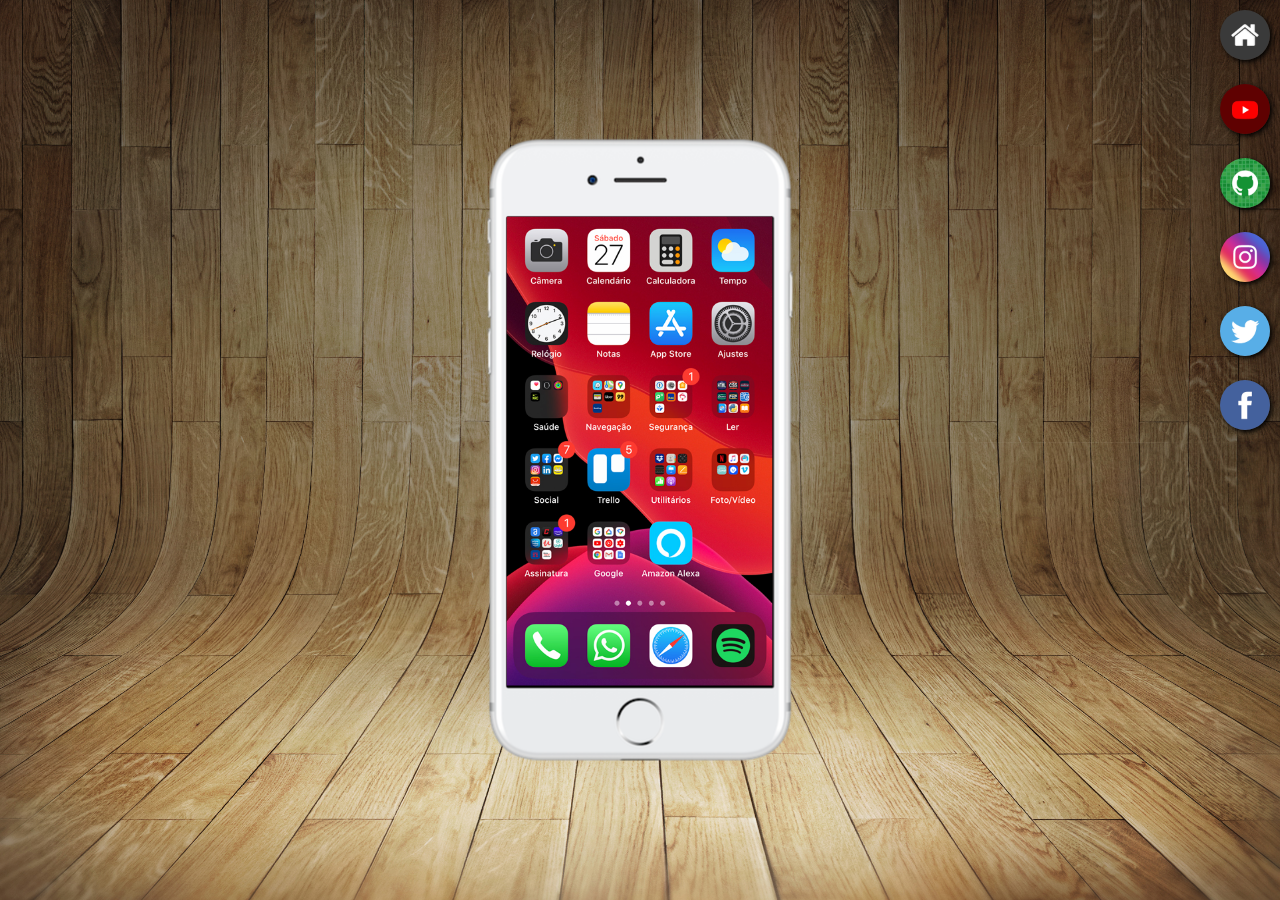
<file: index.html>
<!DOCTYPE html>
<html lang="pt-br">
<head>
    <meta charset="UTF-8">
    <meta name="viewport" content="width=device-width, initial-scale=1.0">
    <title>Projeto Redes Sociais</title>
    <link rel="stylesheet" href="estilos/style.css">
    <link rel="shortcut icon" href="favicon.ico" type="image/x-icon">
</head>
<body>
    <main>
        <section id="telefone">
            <iframe src="home.html" frameborder="0" name="tela" id="tela"></iframe>

                   

        </section>
        <section id="rede-social">
            <a href="home.html" target="tela"><img src="imagens/logo-home.jpg" alt="home"></a><br>
            <a href="youtube.html" target="tela"><img src="imagens/logo-youtube.jpg" alt="you-tube"></a><br>
            <a href="github.html" target="tela"><img src="imagens/logo-github.jpg" alt="github"></a><br>
            <a href="instagram.html" target="tela"><img src="imagens/logo-instagram.jpg" alt="instagram"></a><br>
            <a href="twitter.html" target="tela"><img src="imagens/logo-twitter.jpg" alt="twitter"></a><br>
            <a href="facebook.html" target="tela"><img src="imagens/logo-facebook.jpg" alt="facebook"></a><br>

        </section>
    </main>
    
</body>
</html>
</file>
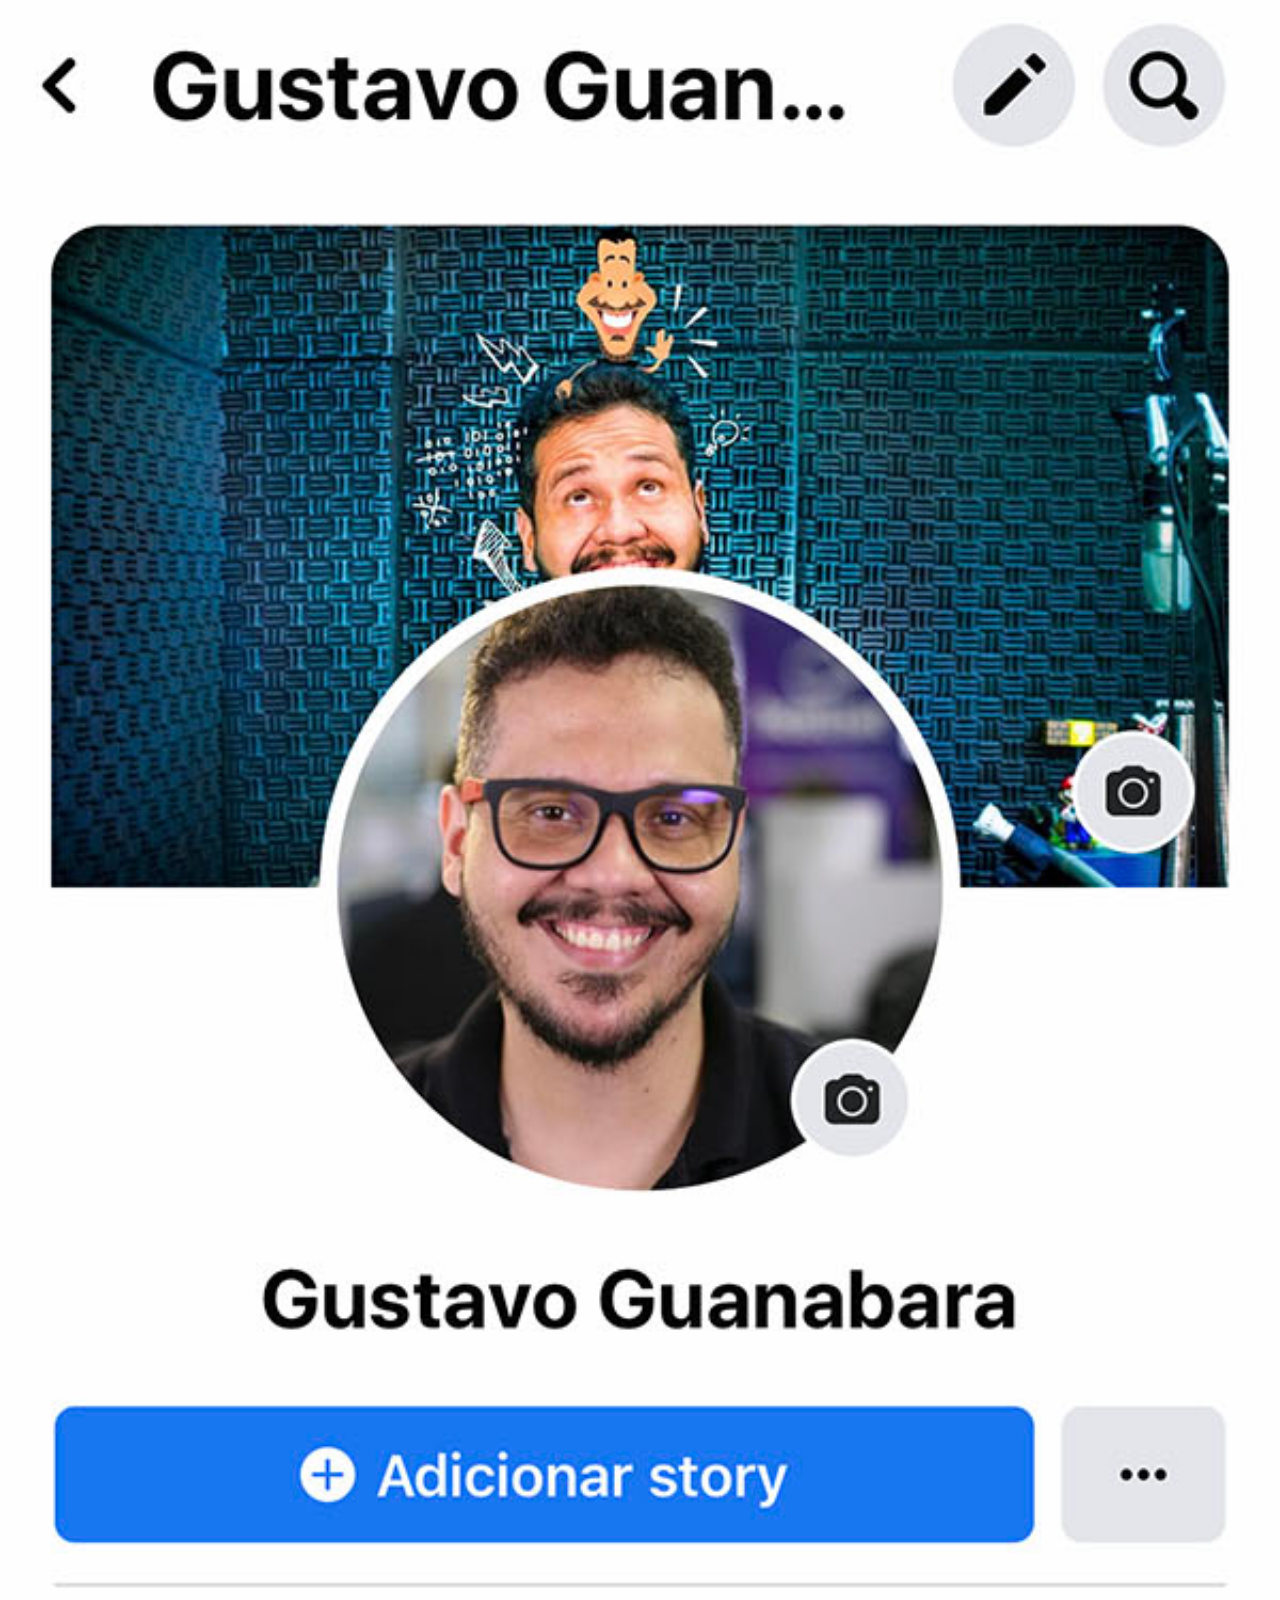
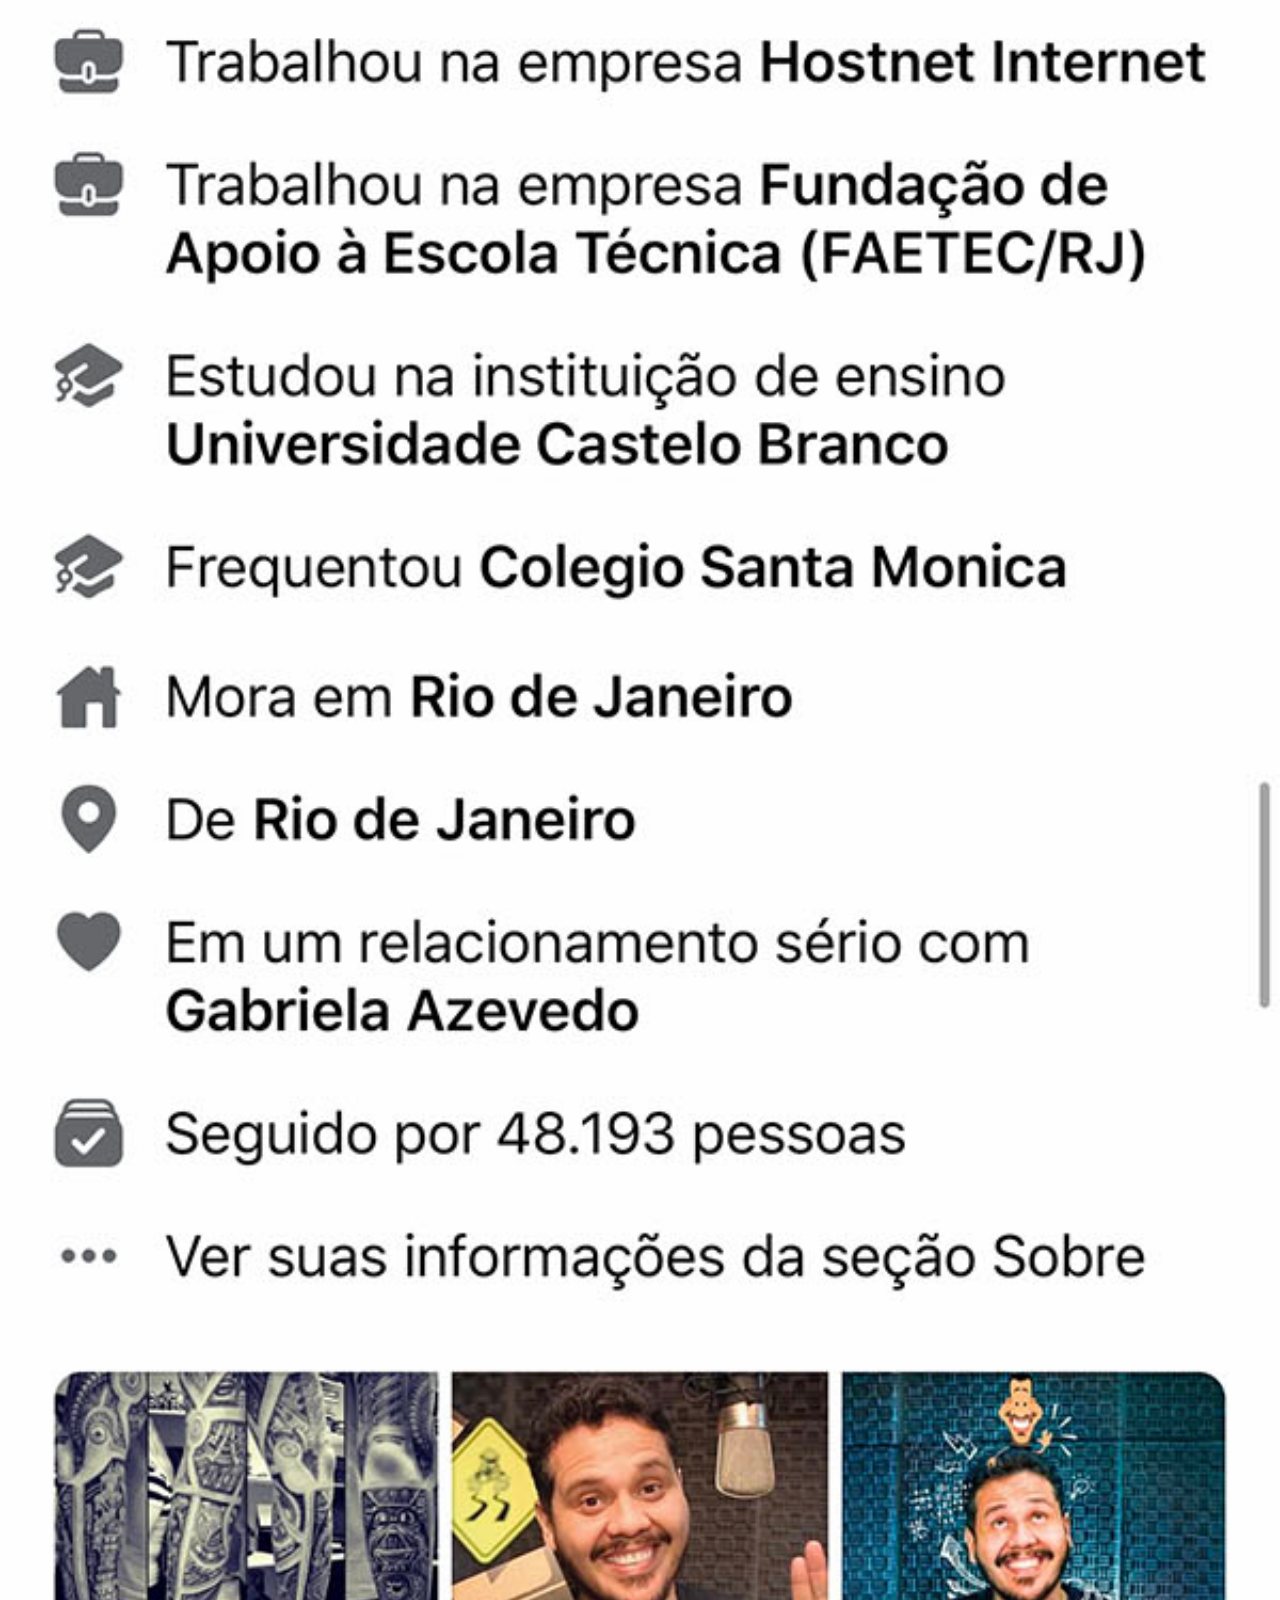
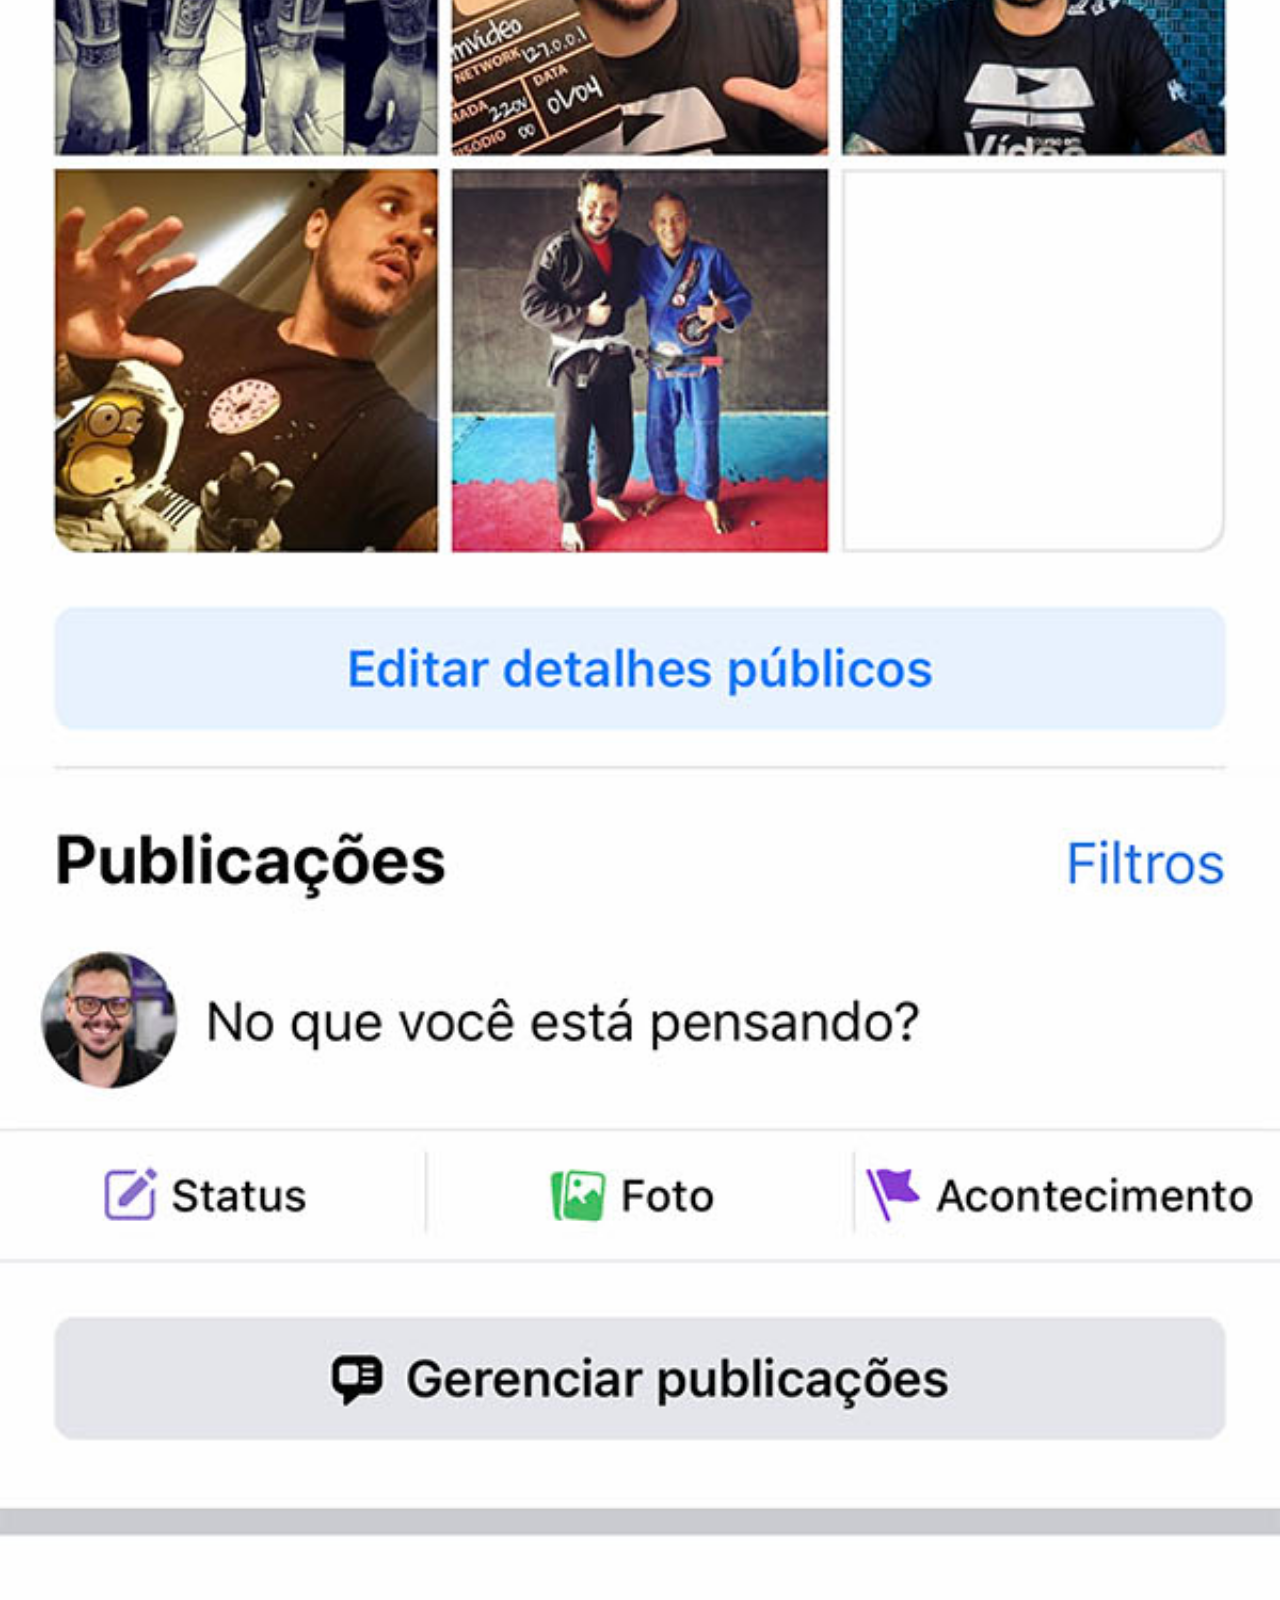
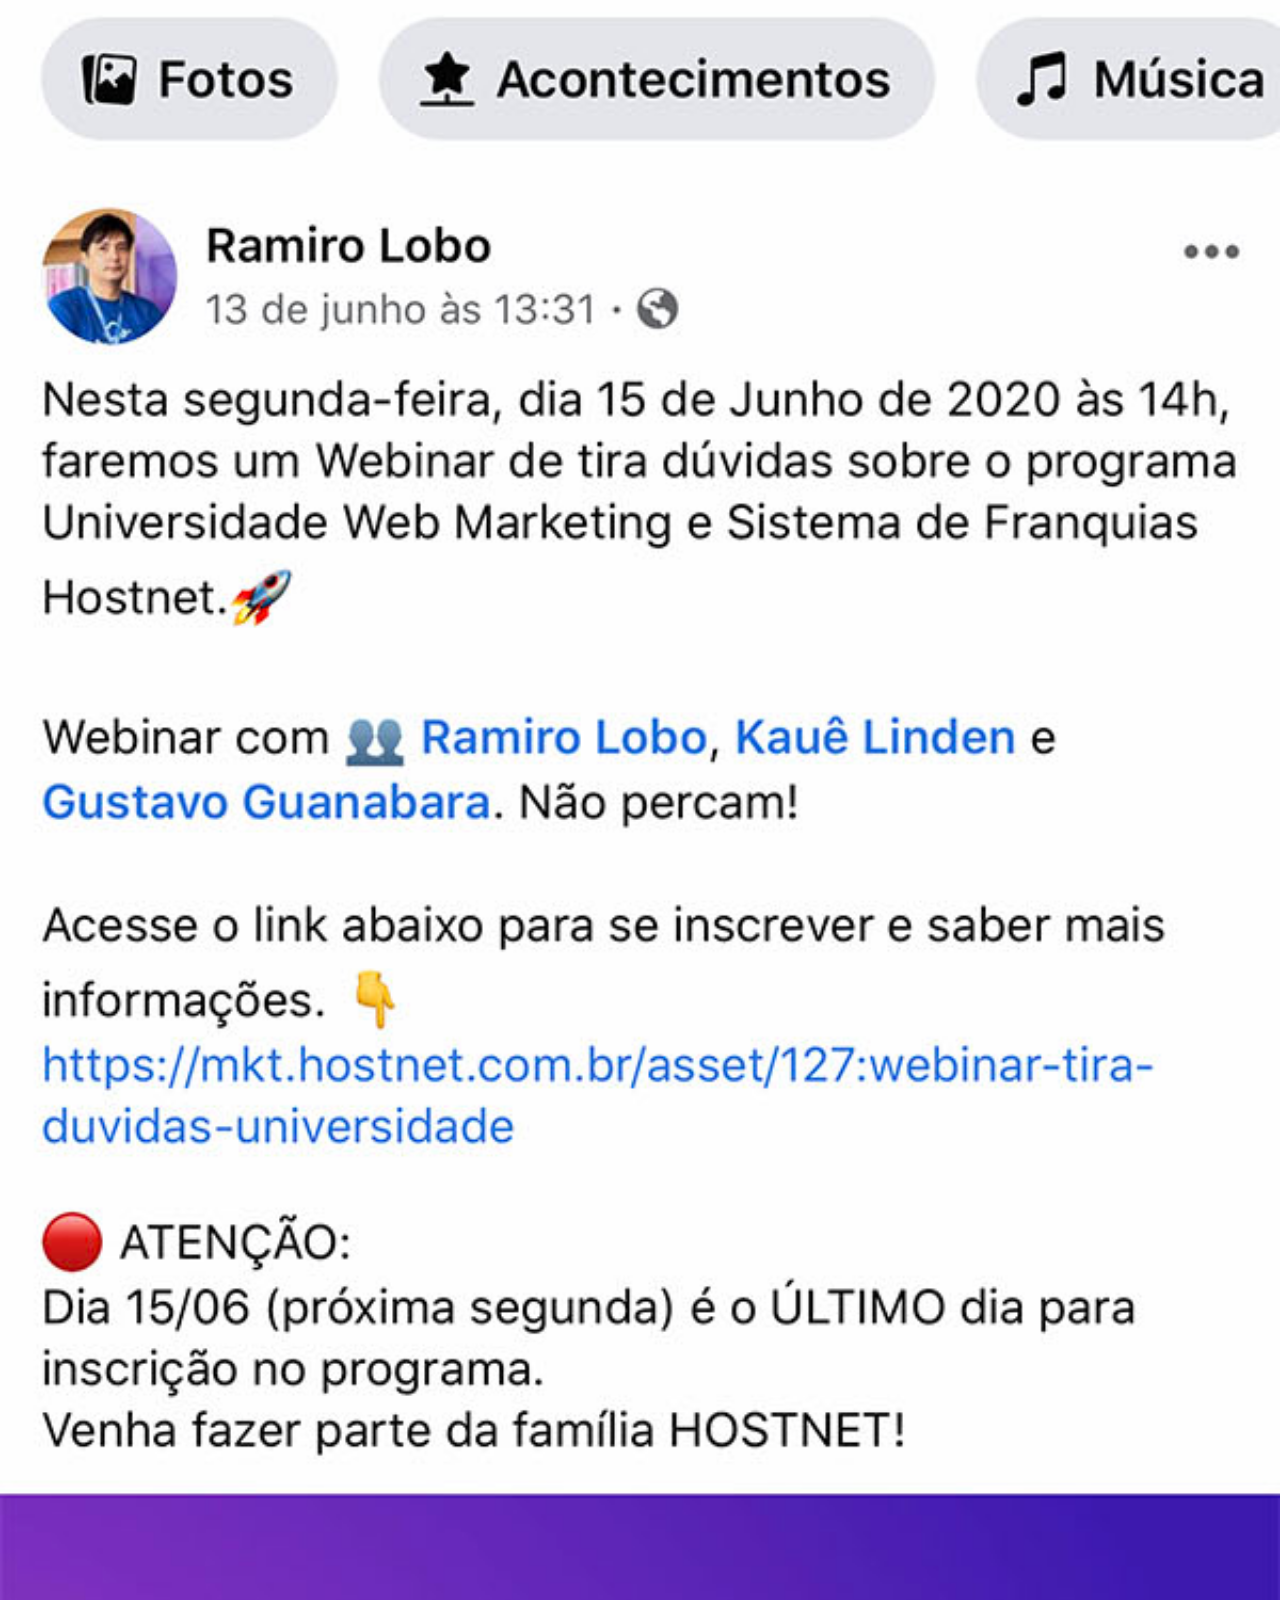
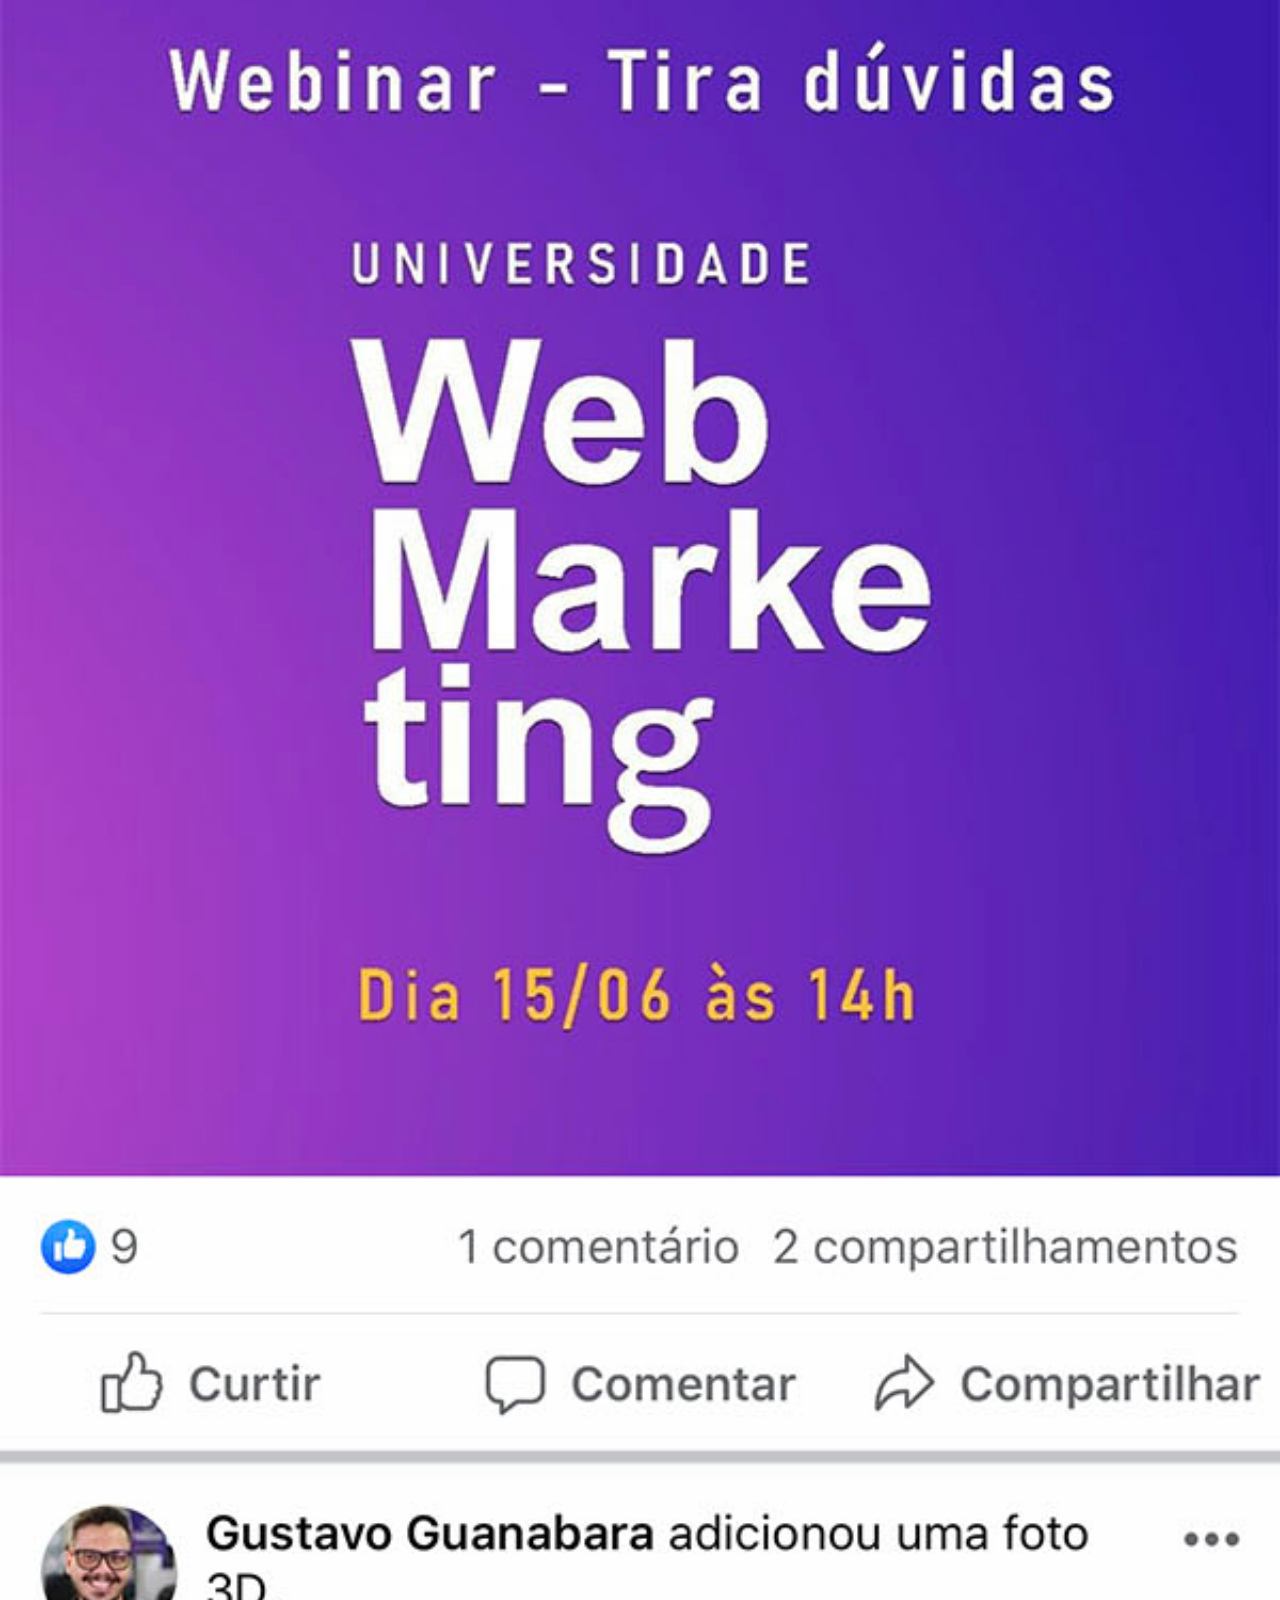
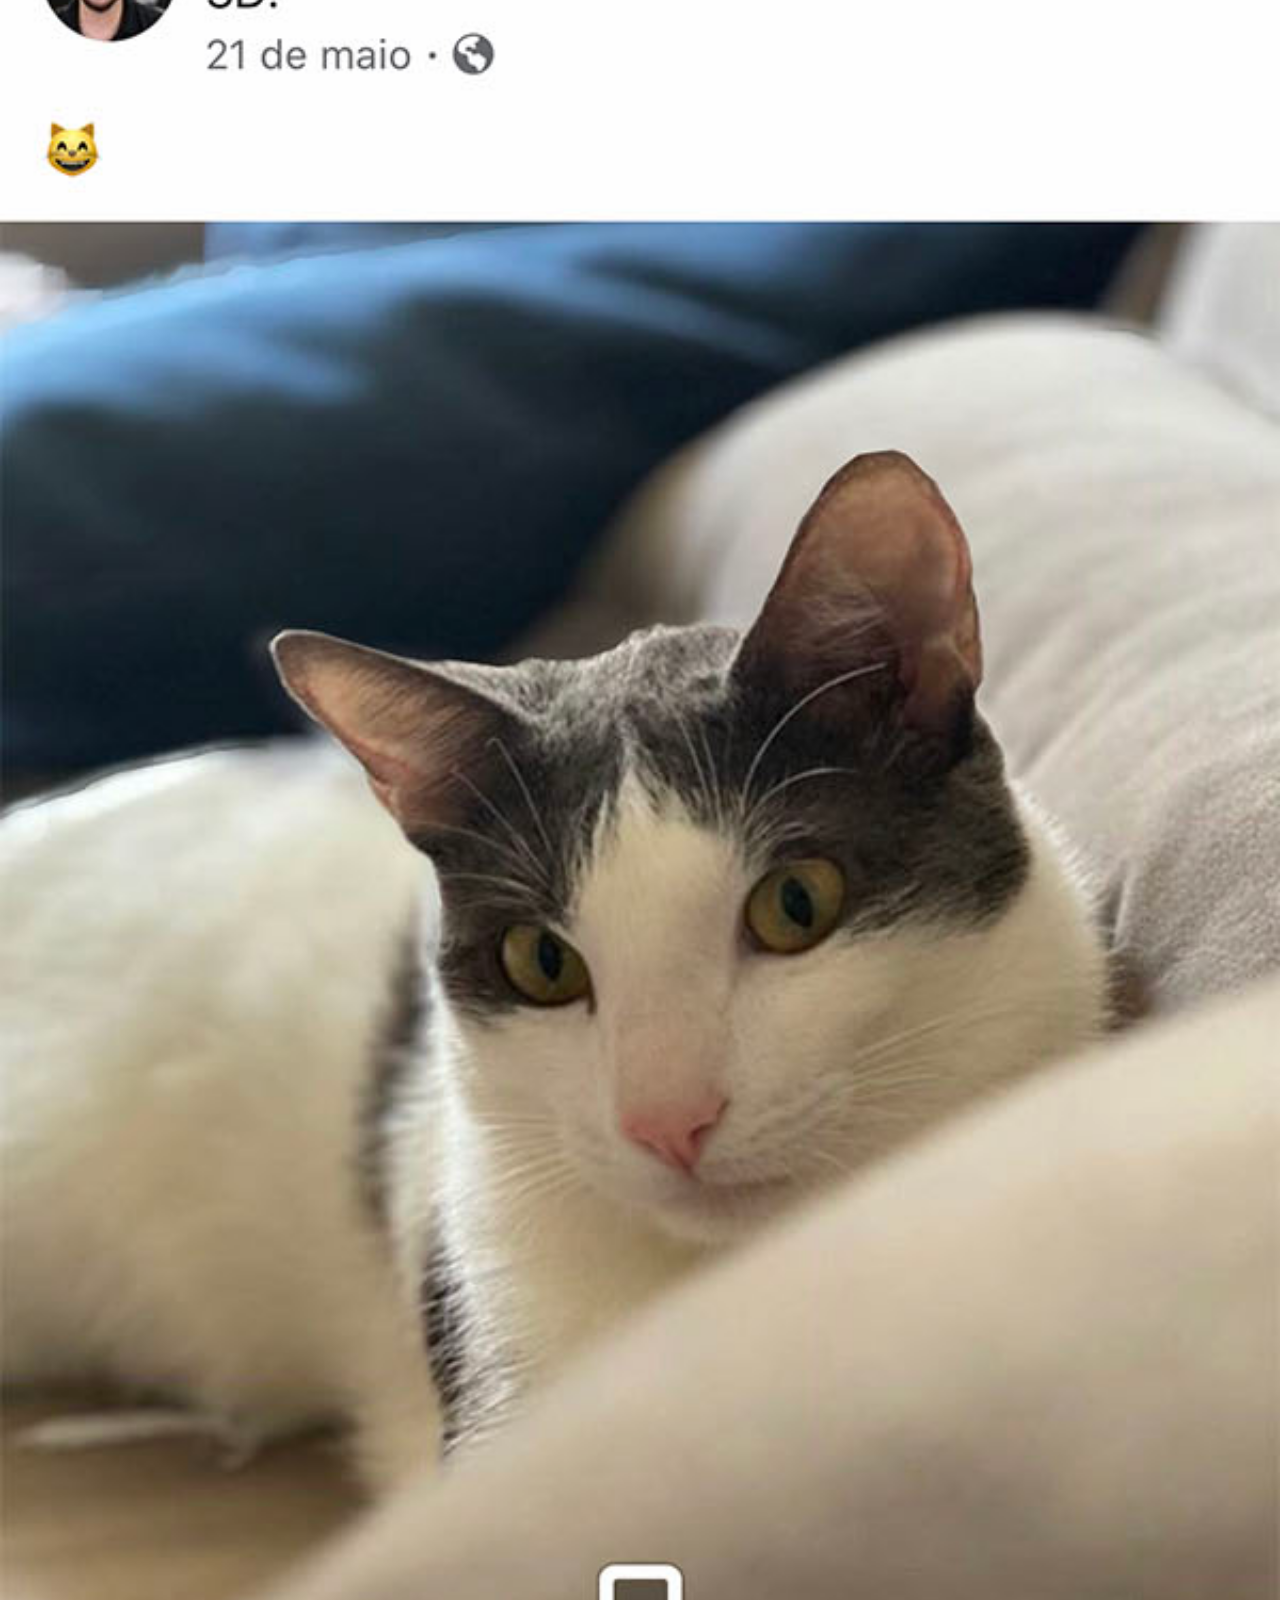
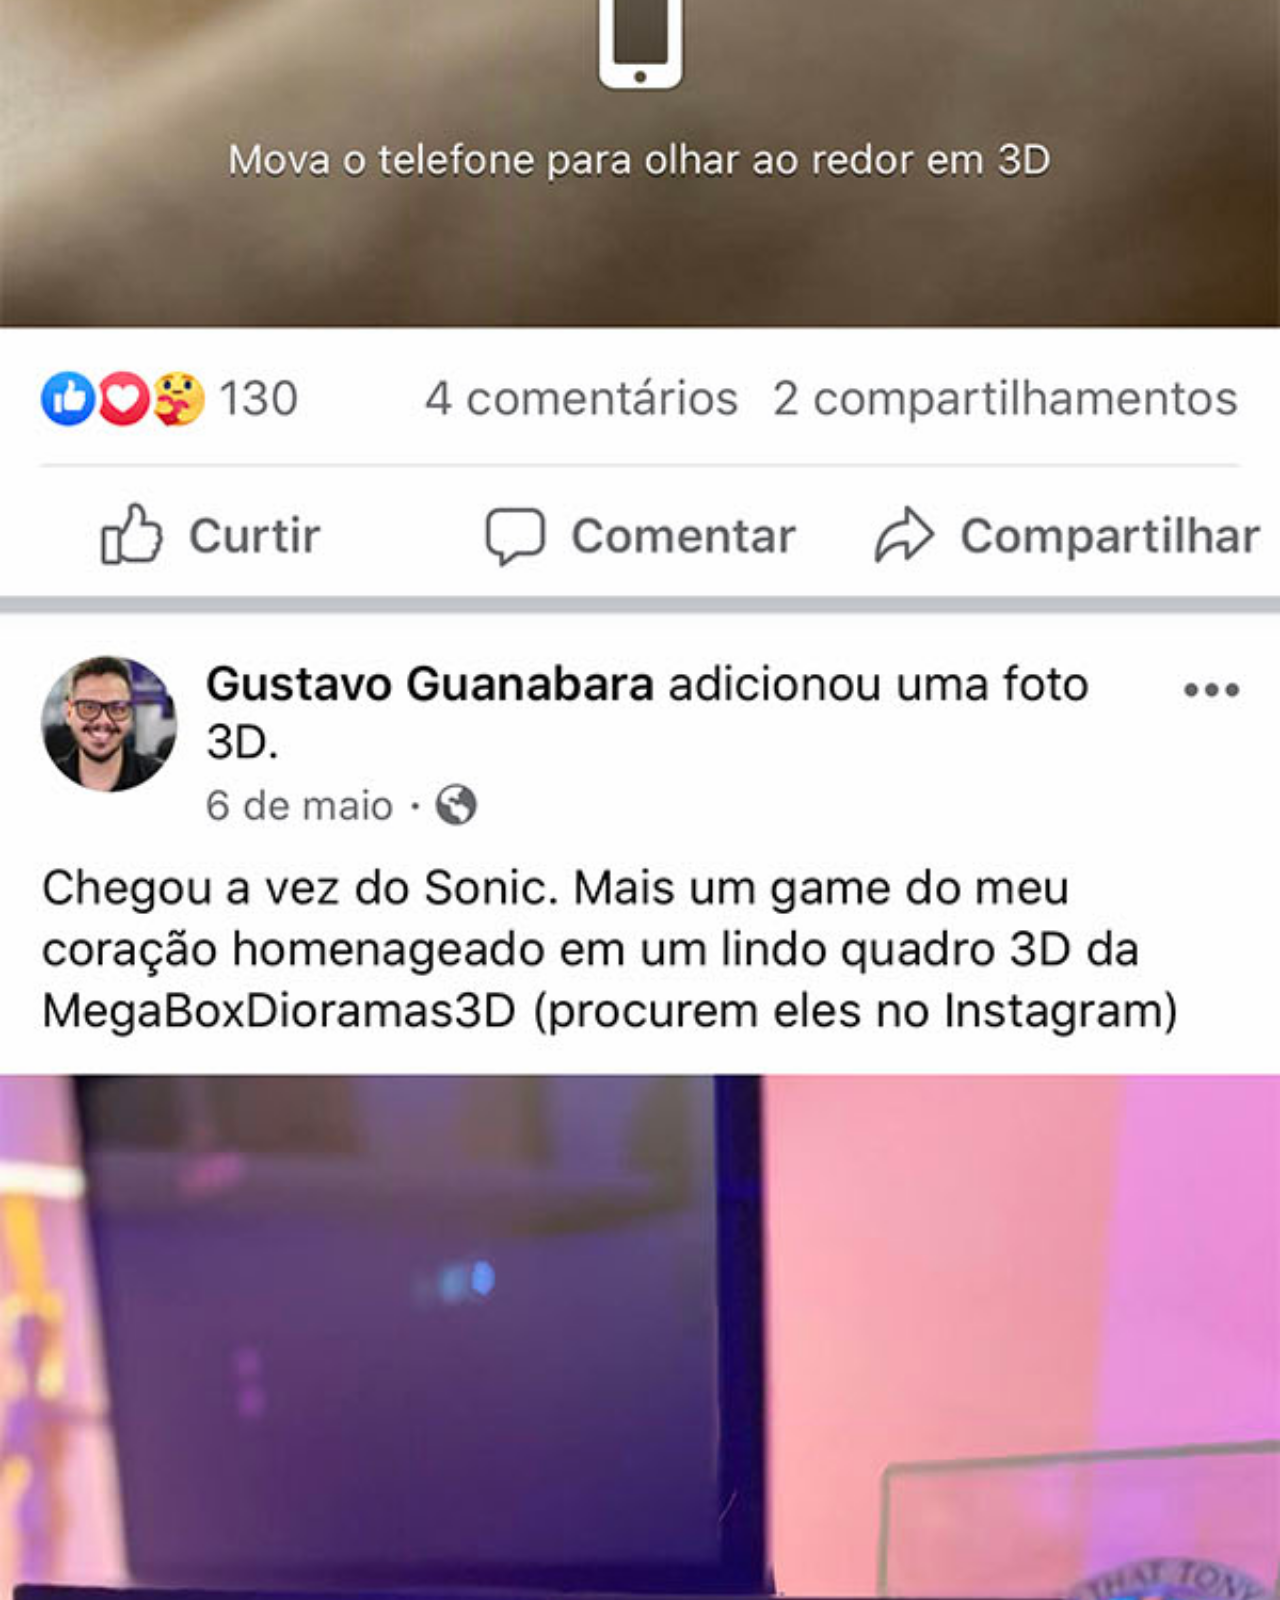
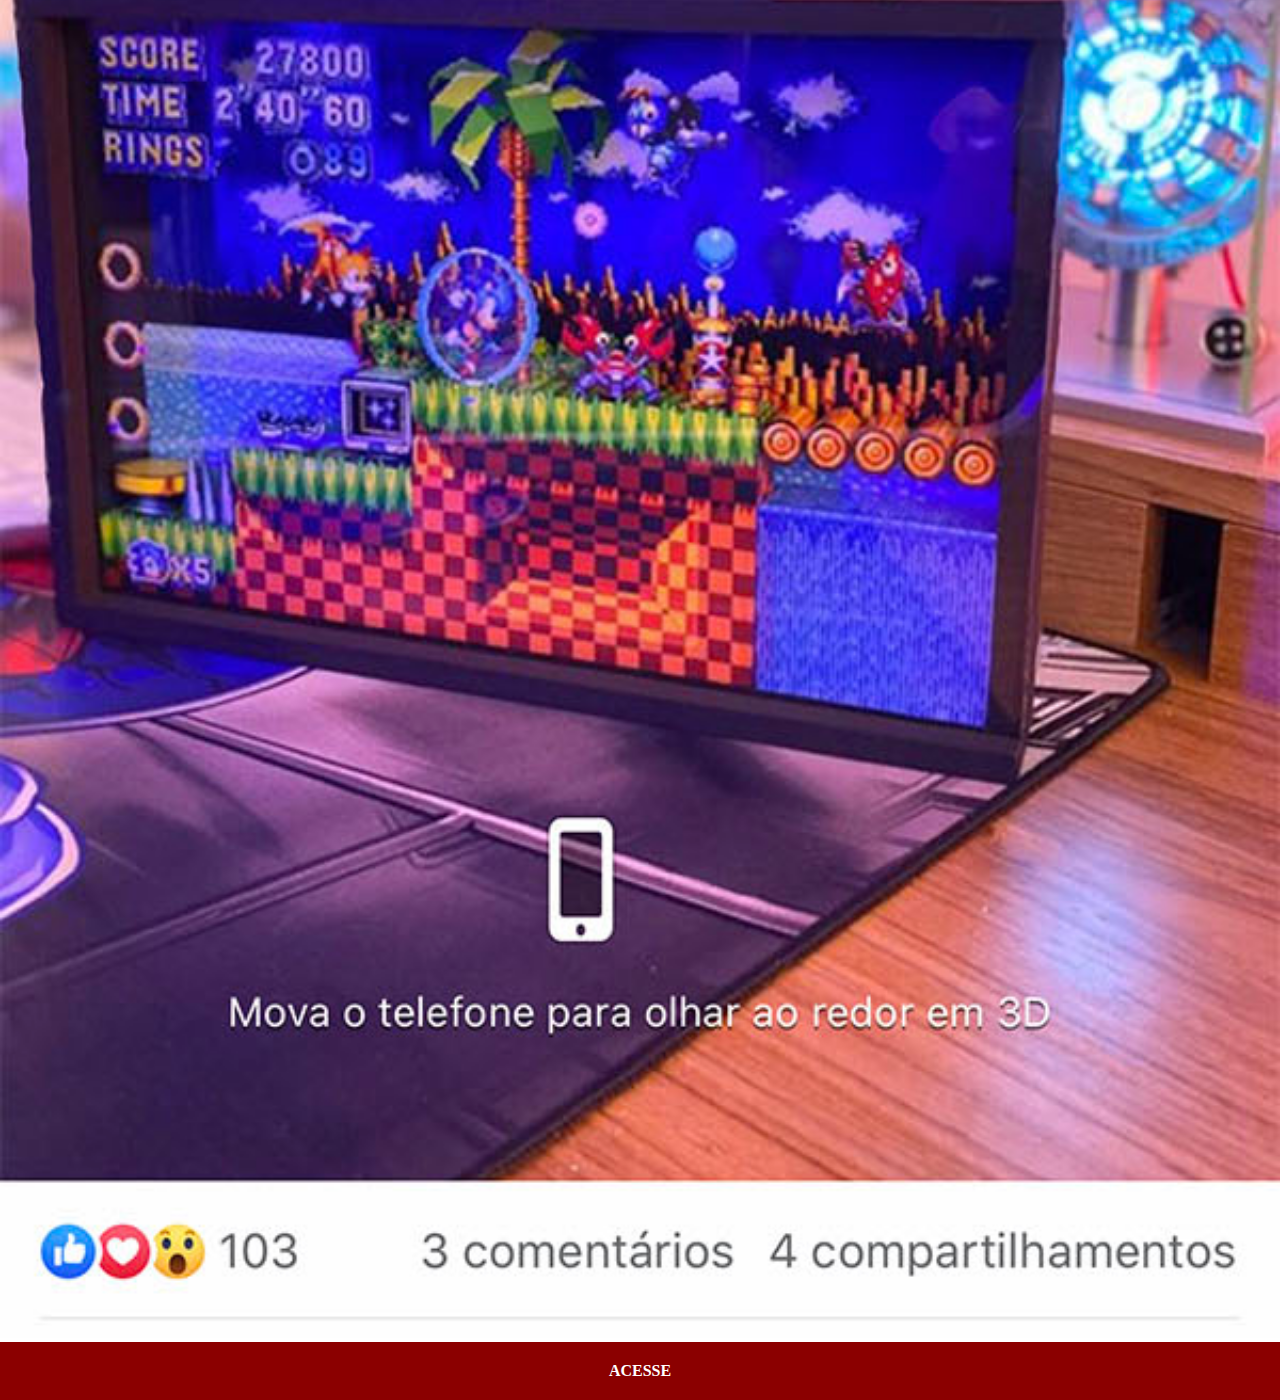
<file: facebook.html>
<!DOCTYPE html>
<html lang="pt-br">
<head>
    <meta charset="UTF-8">
    <meta name="viewport" content="width=device-width, initial-scale=1.0">
    <title>facebook</title>
    <link rel="stylesheet" href="estilos/social.css">
</head>
<body>
    <img src="imagens/tela-facebook.jpg" alt="facebook">
    <a href="https://www.facebook.com/gustavoguanabara/" target="_blank">ACESSE</a>
    
</body>
</html>
</file>
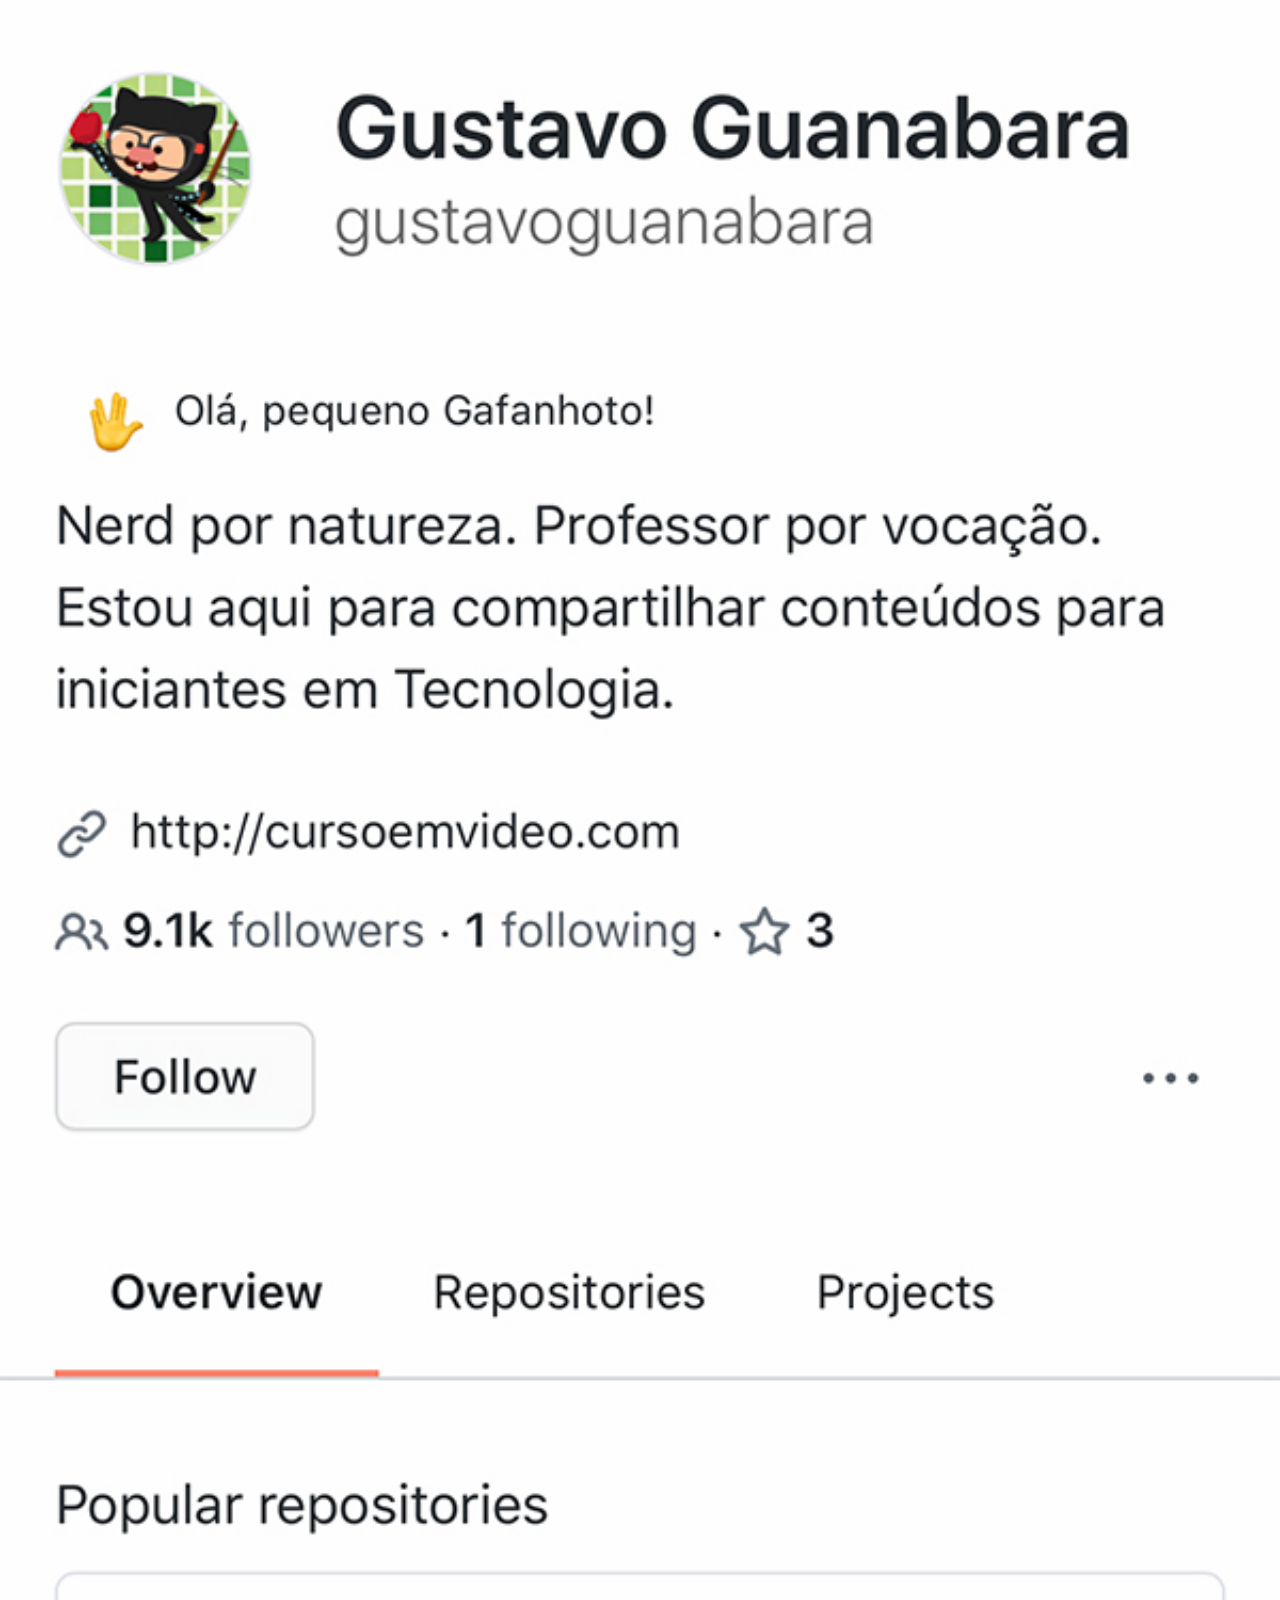
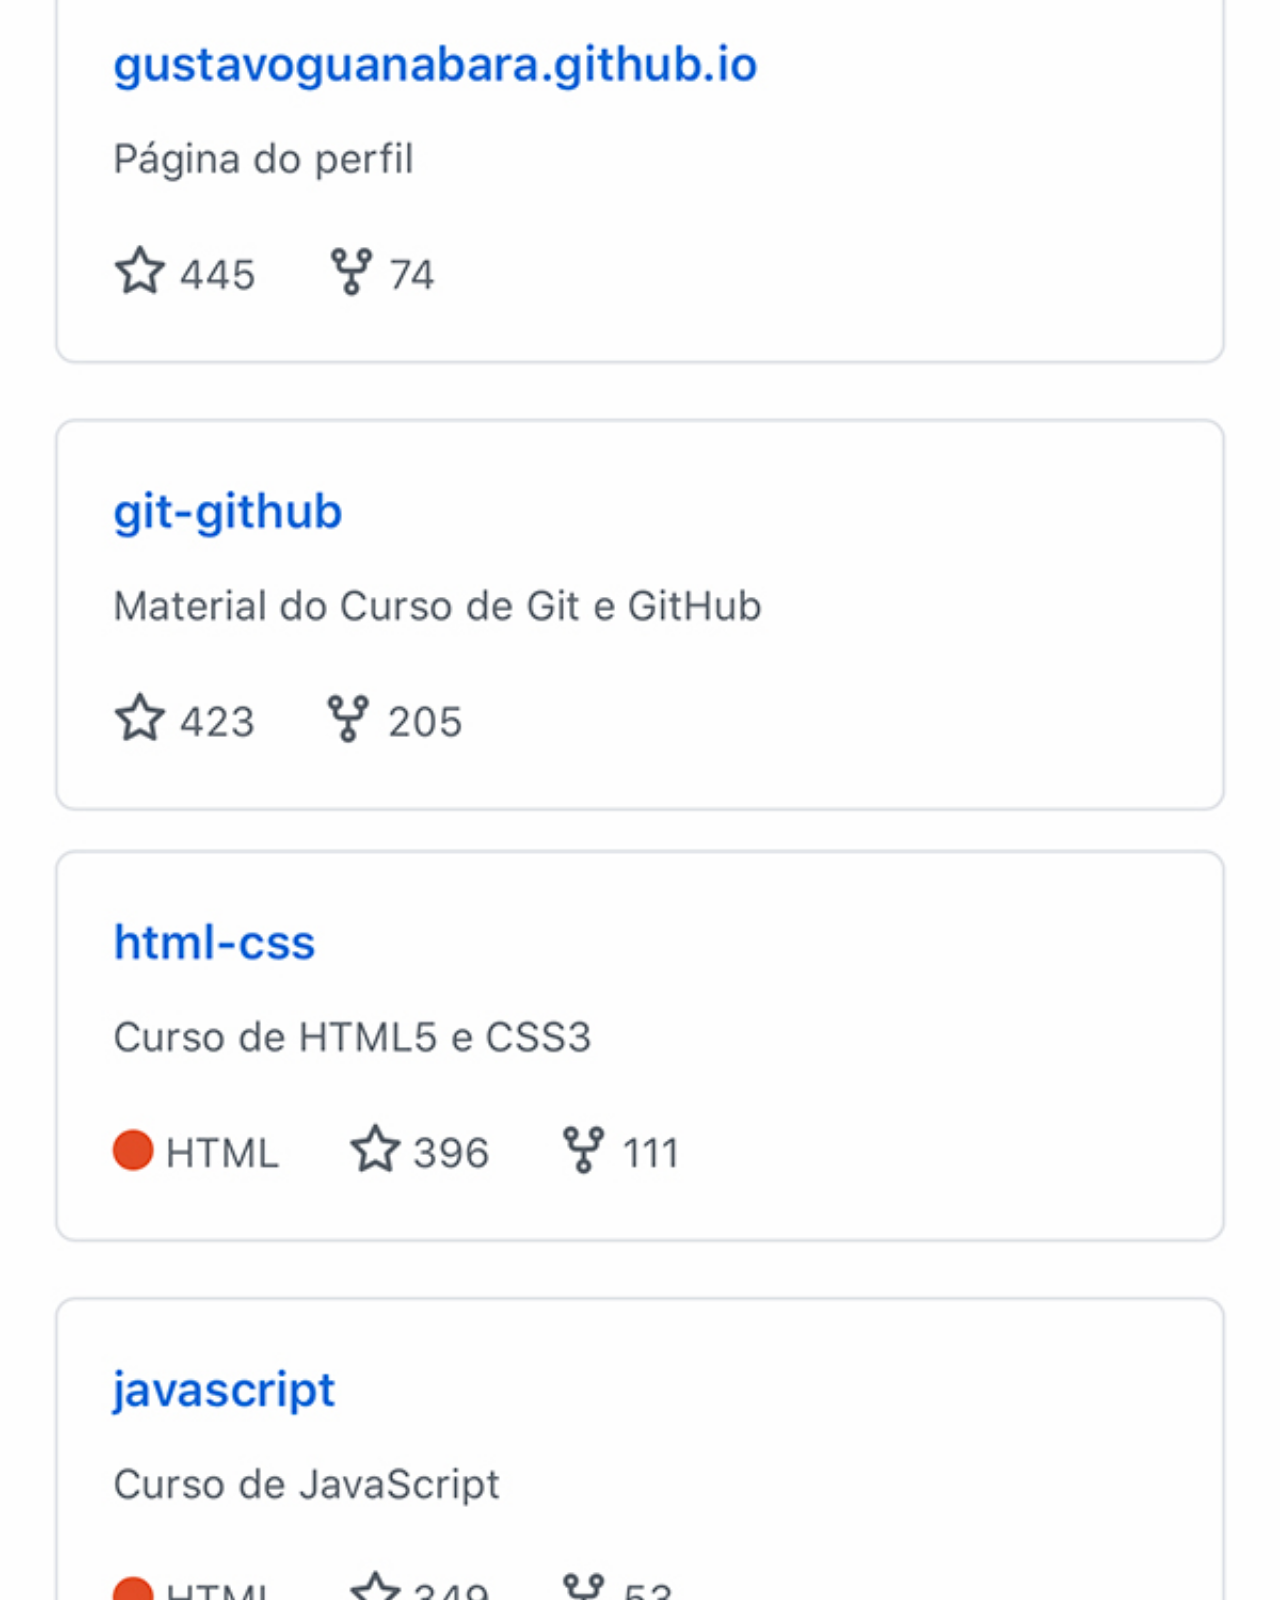
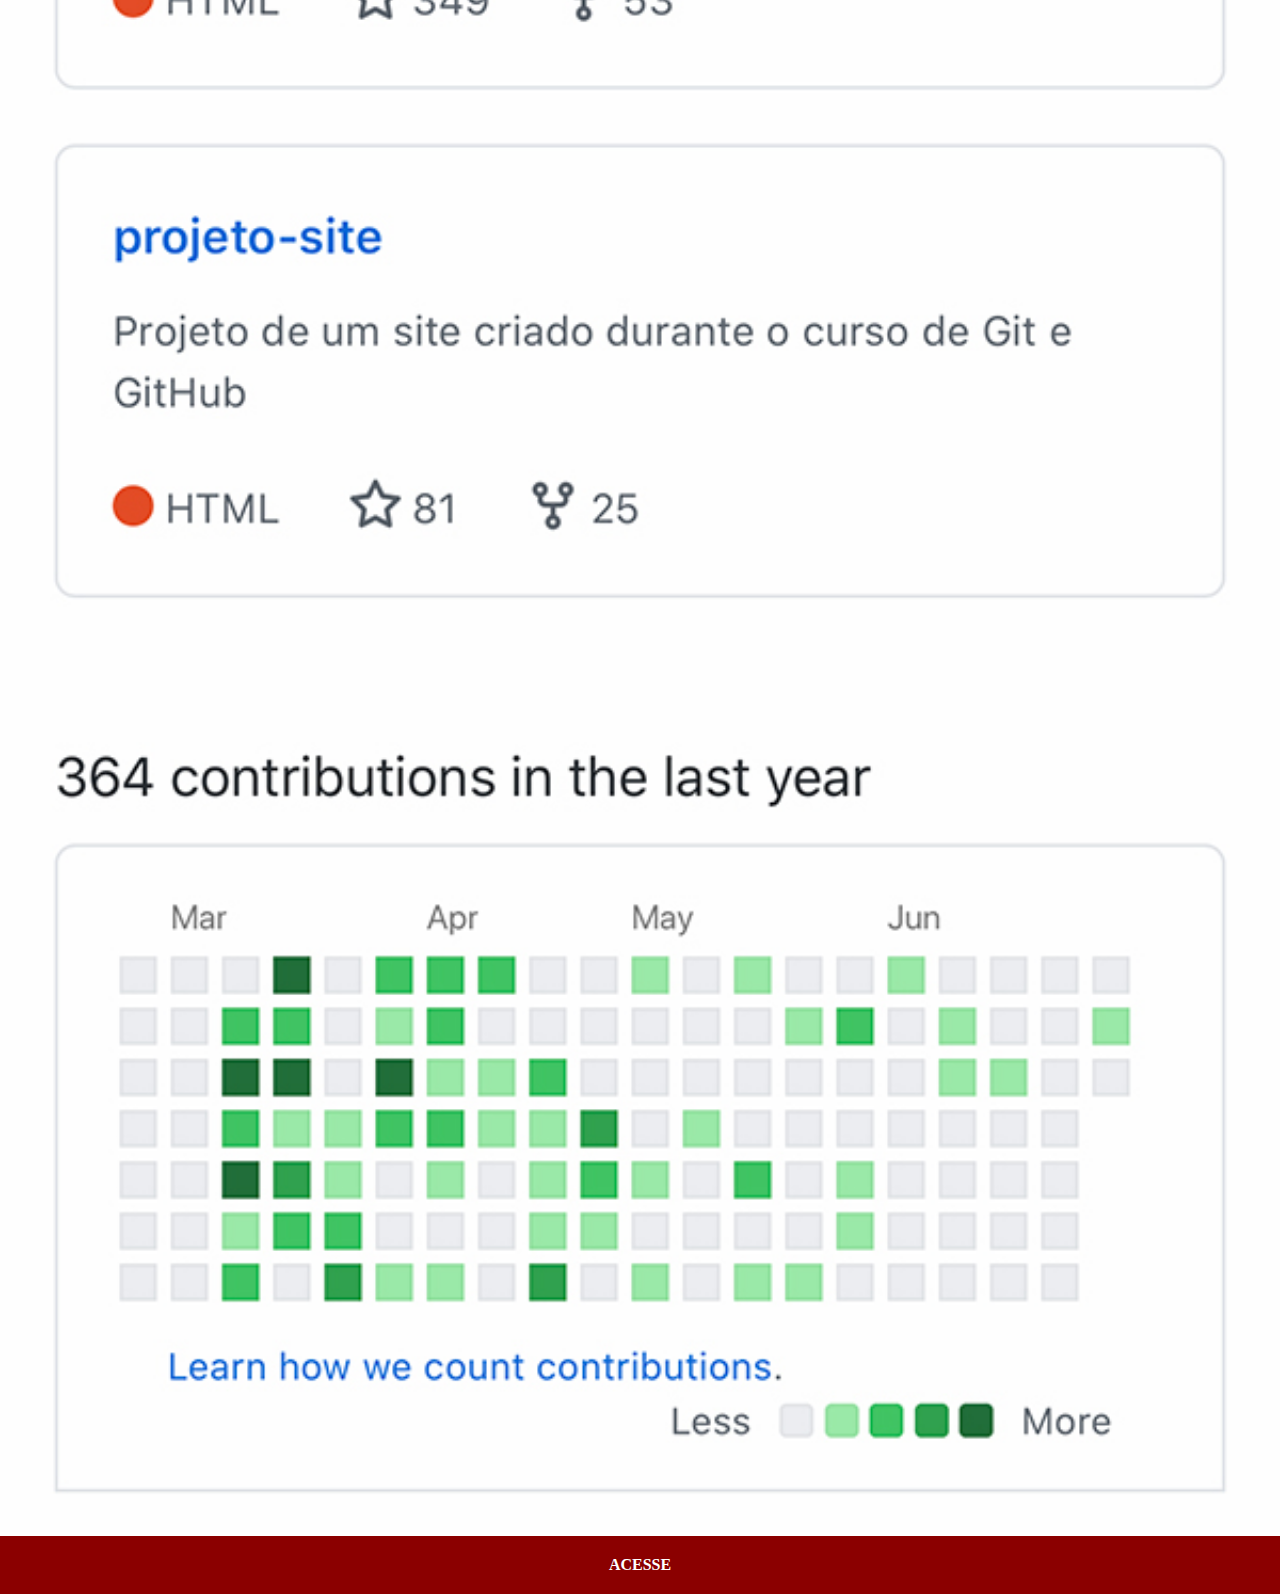
<file: github.html>
<!DOCTYPE html>
<html lang="pt-br">
<head>
    <meta charset="UTF-8">
    <meta name="viewport" content="width=device-width, initial-scale=1.0">
    <title>Github</title>
    <link rel="stylesheet" href="estilos/social.css">
</head>
<body>
    <img src="imagens/tela-github.jpg" alt="github">
    <a href="https://github.com/gustavoguanabara" target="_blank">ACESSE</a>
    
</body>
</html>
</file>
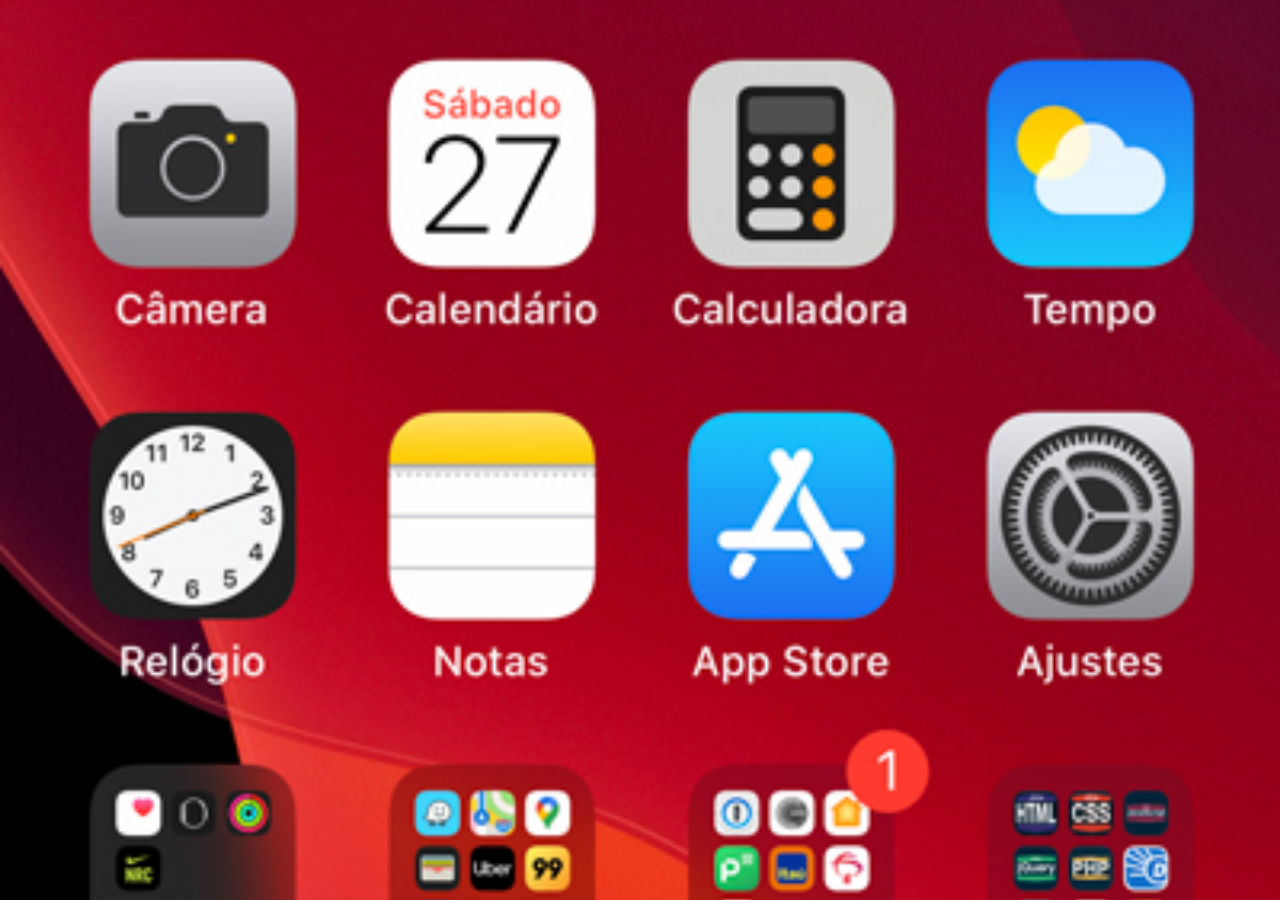
<file: home.html>
<!DOCTYPE html>
<html lang="pt-br">
<head>
    <meta charset="UTF-8">
    <meta name="viewport" content="width=device-width, initial-scale=1.0">
    <title>home</title>
    <style>
        * {
            margin: 0px;
            padding: 0px;
        }

        body {
            height: 100%vh;
            width: 100%vw;
            background: black url('imagens/tela-home.jpg') no-repeat top center;
            background-size: cover;
            
        }
    </style>
</head>
<body>
    
</body>
</html>
</file>
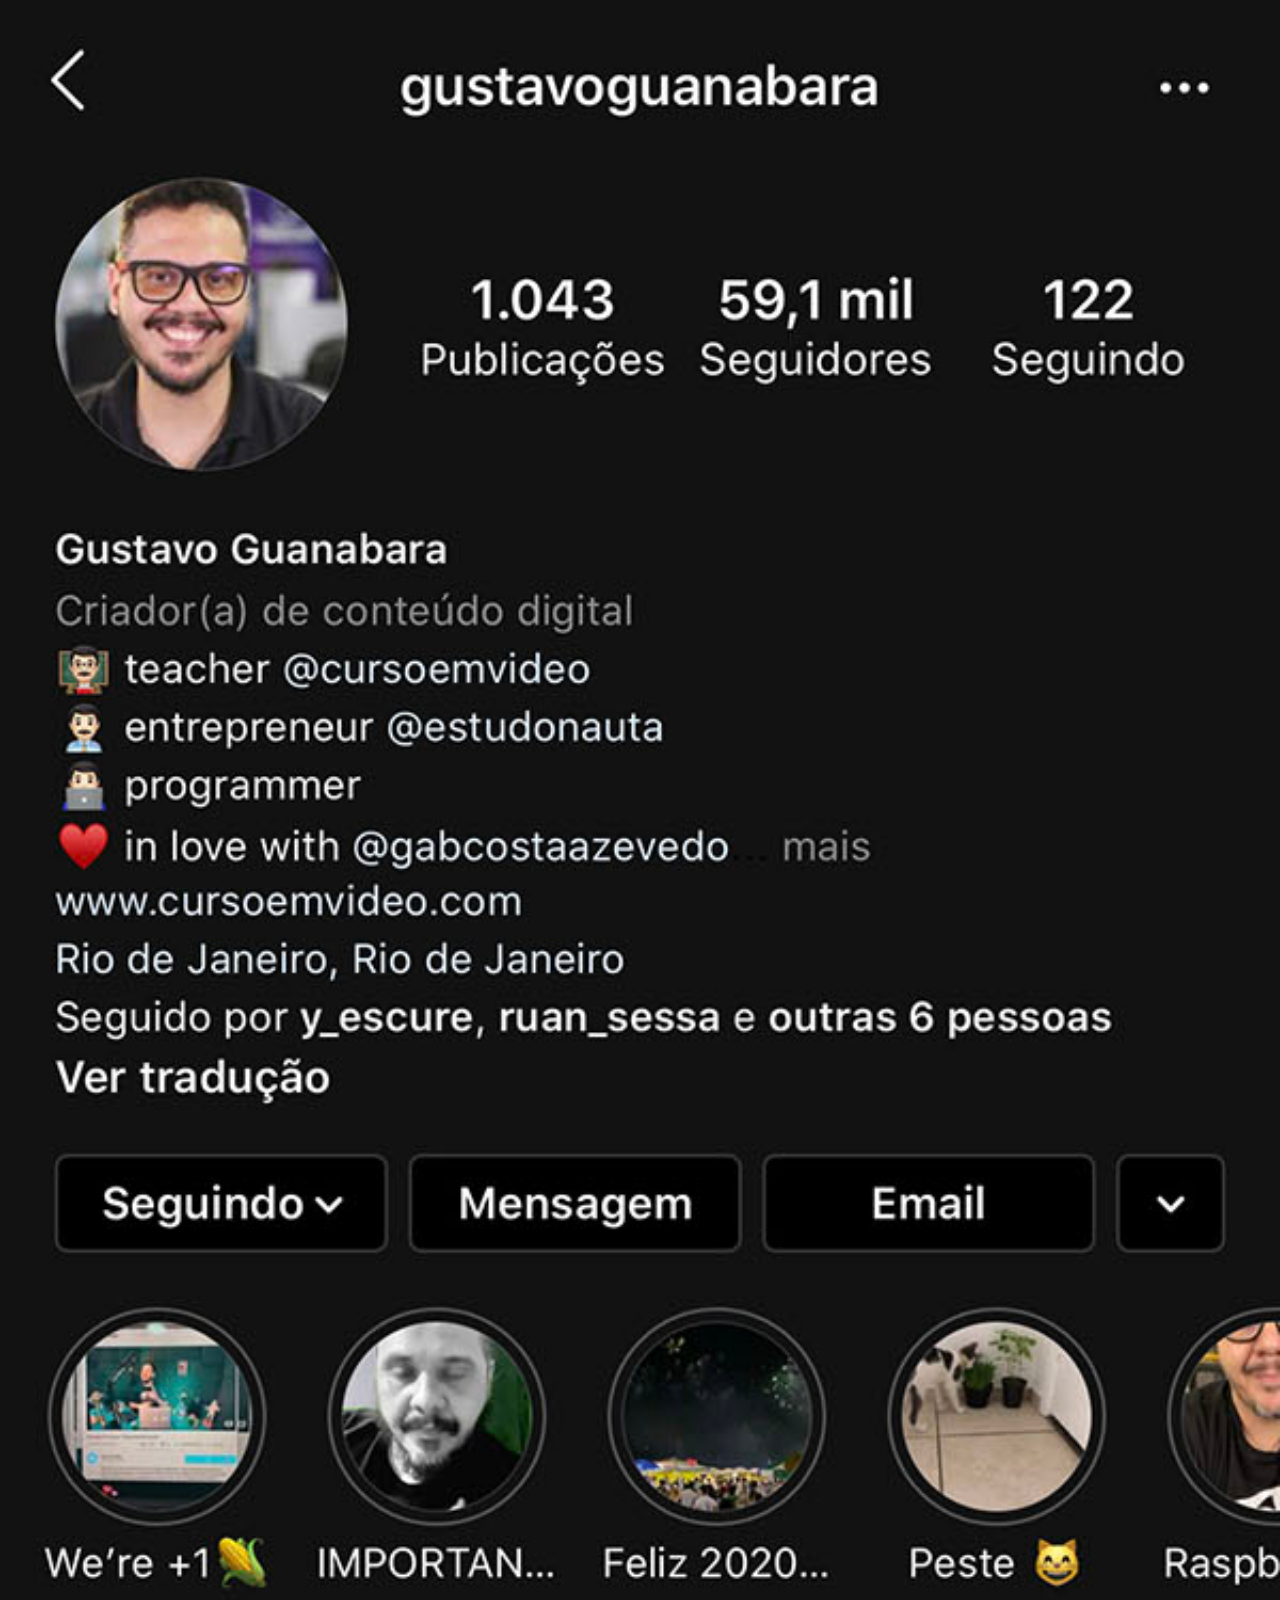
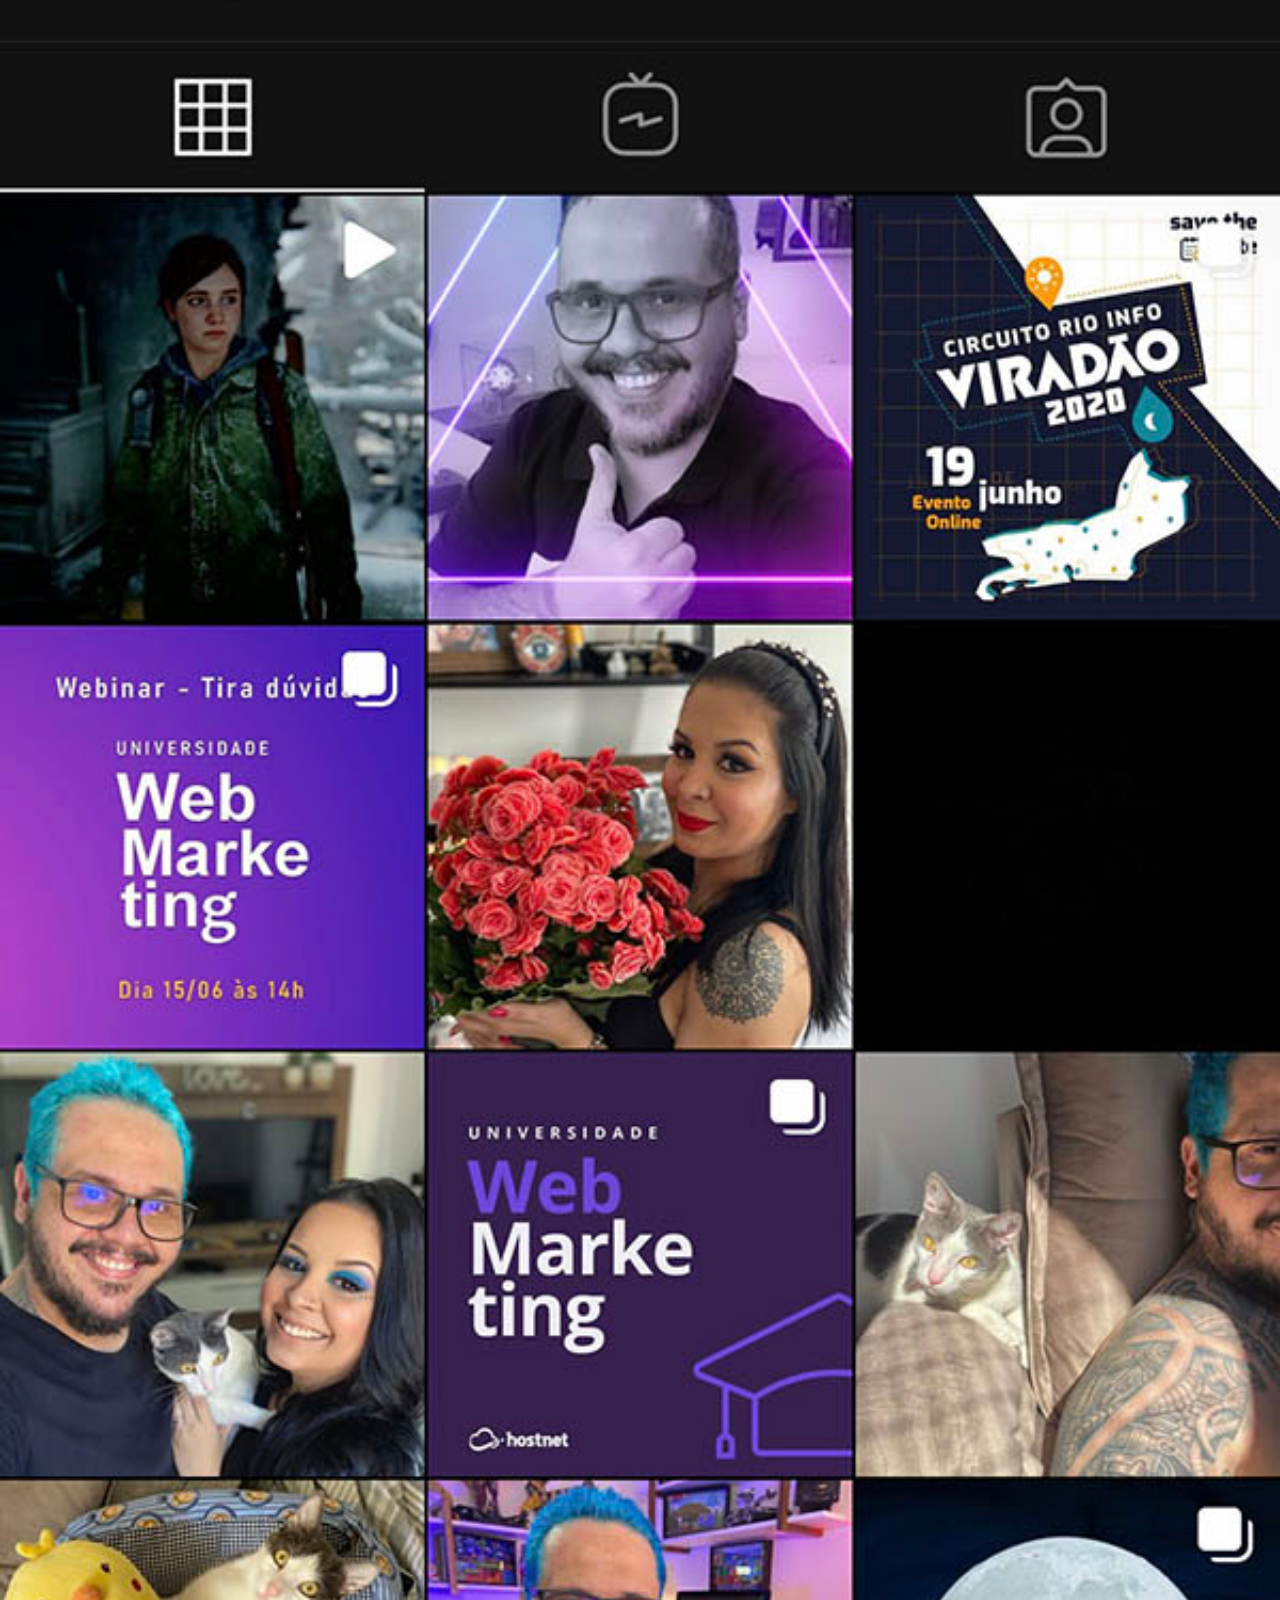
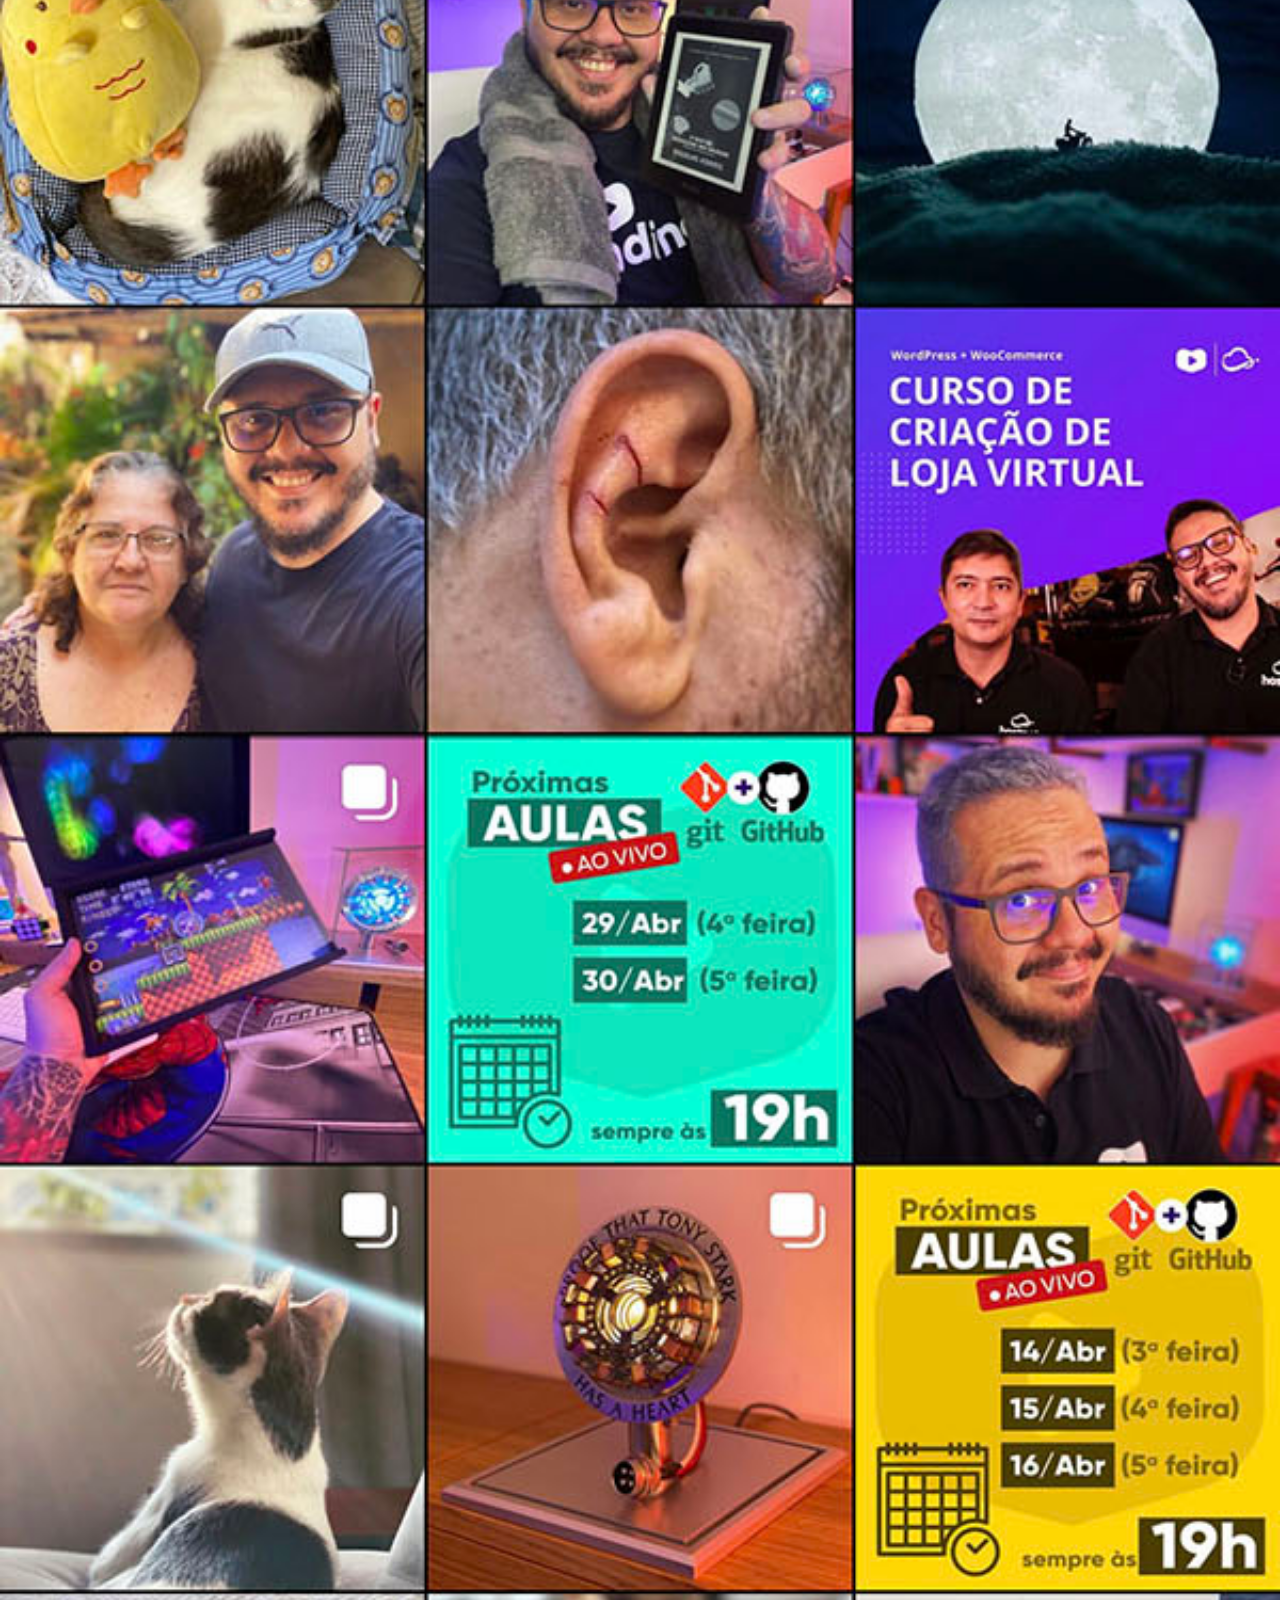
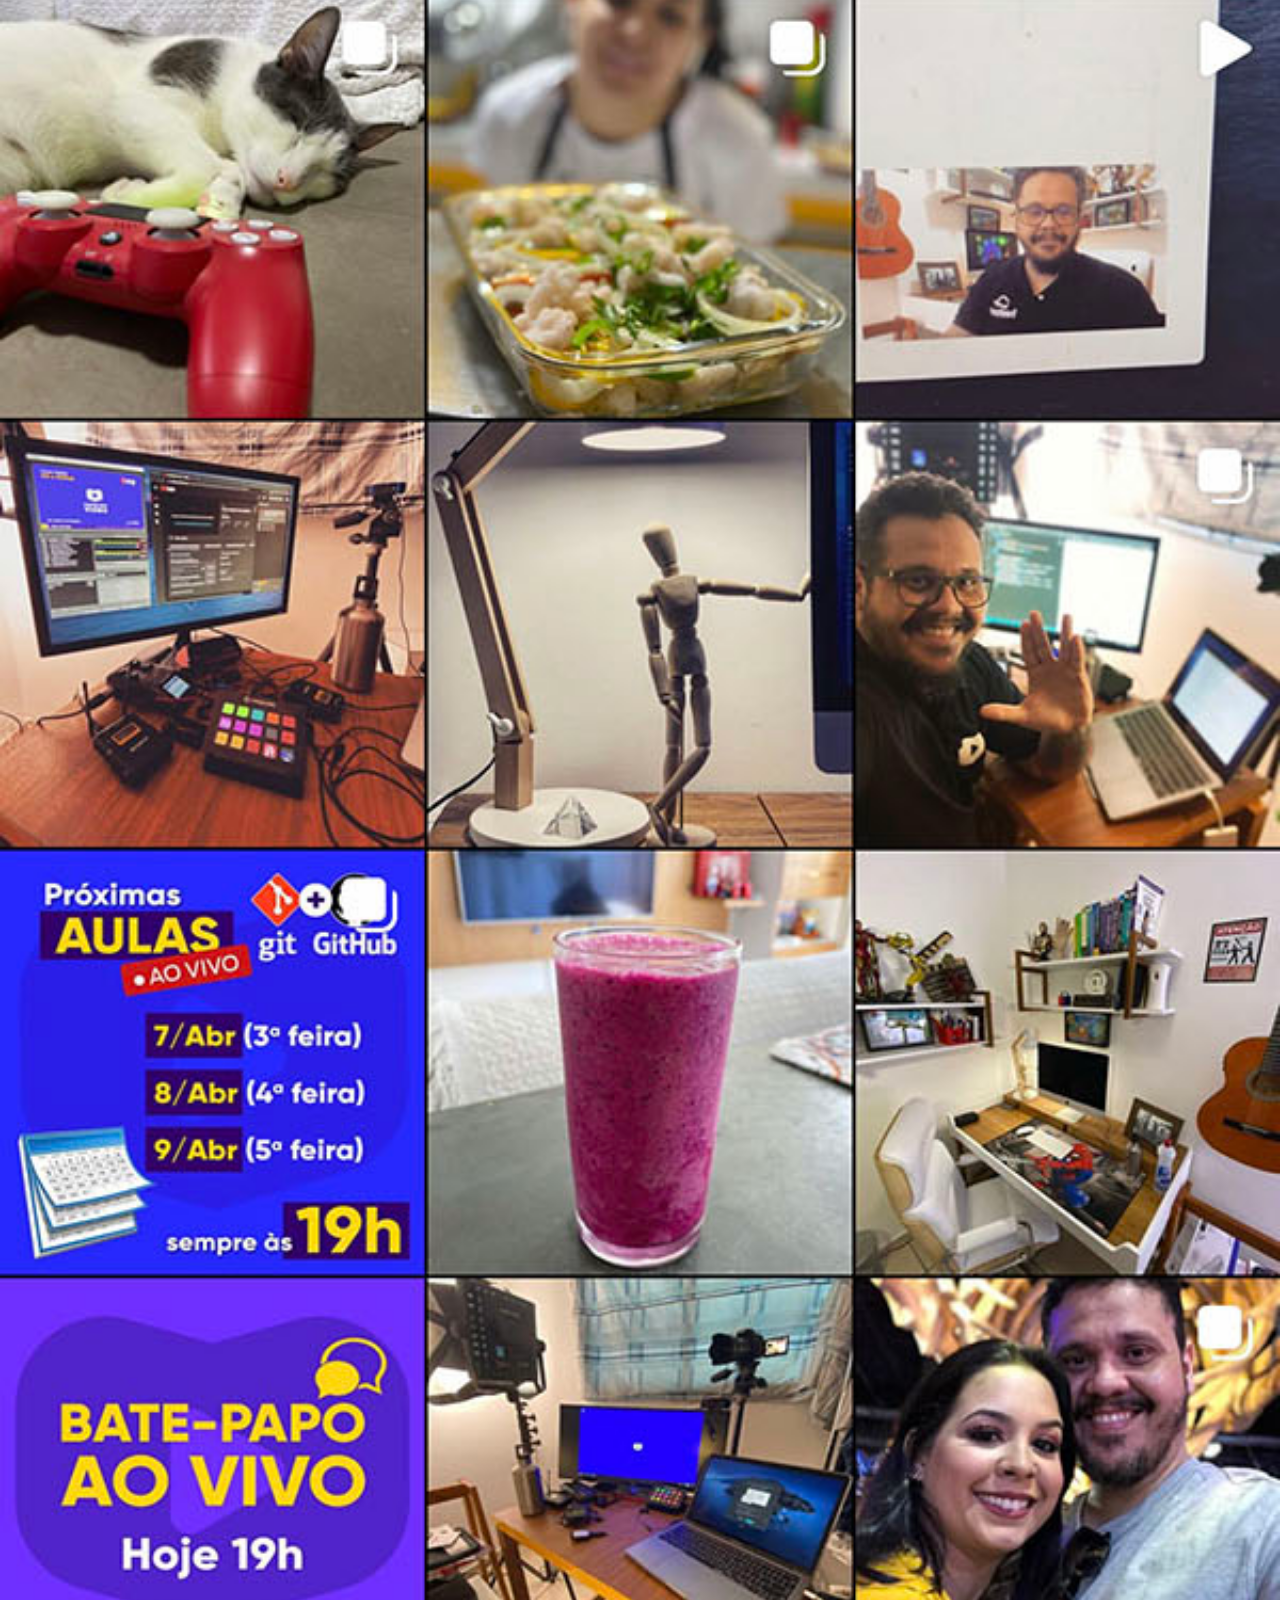
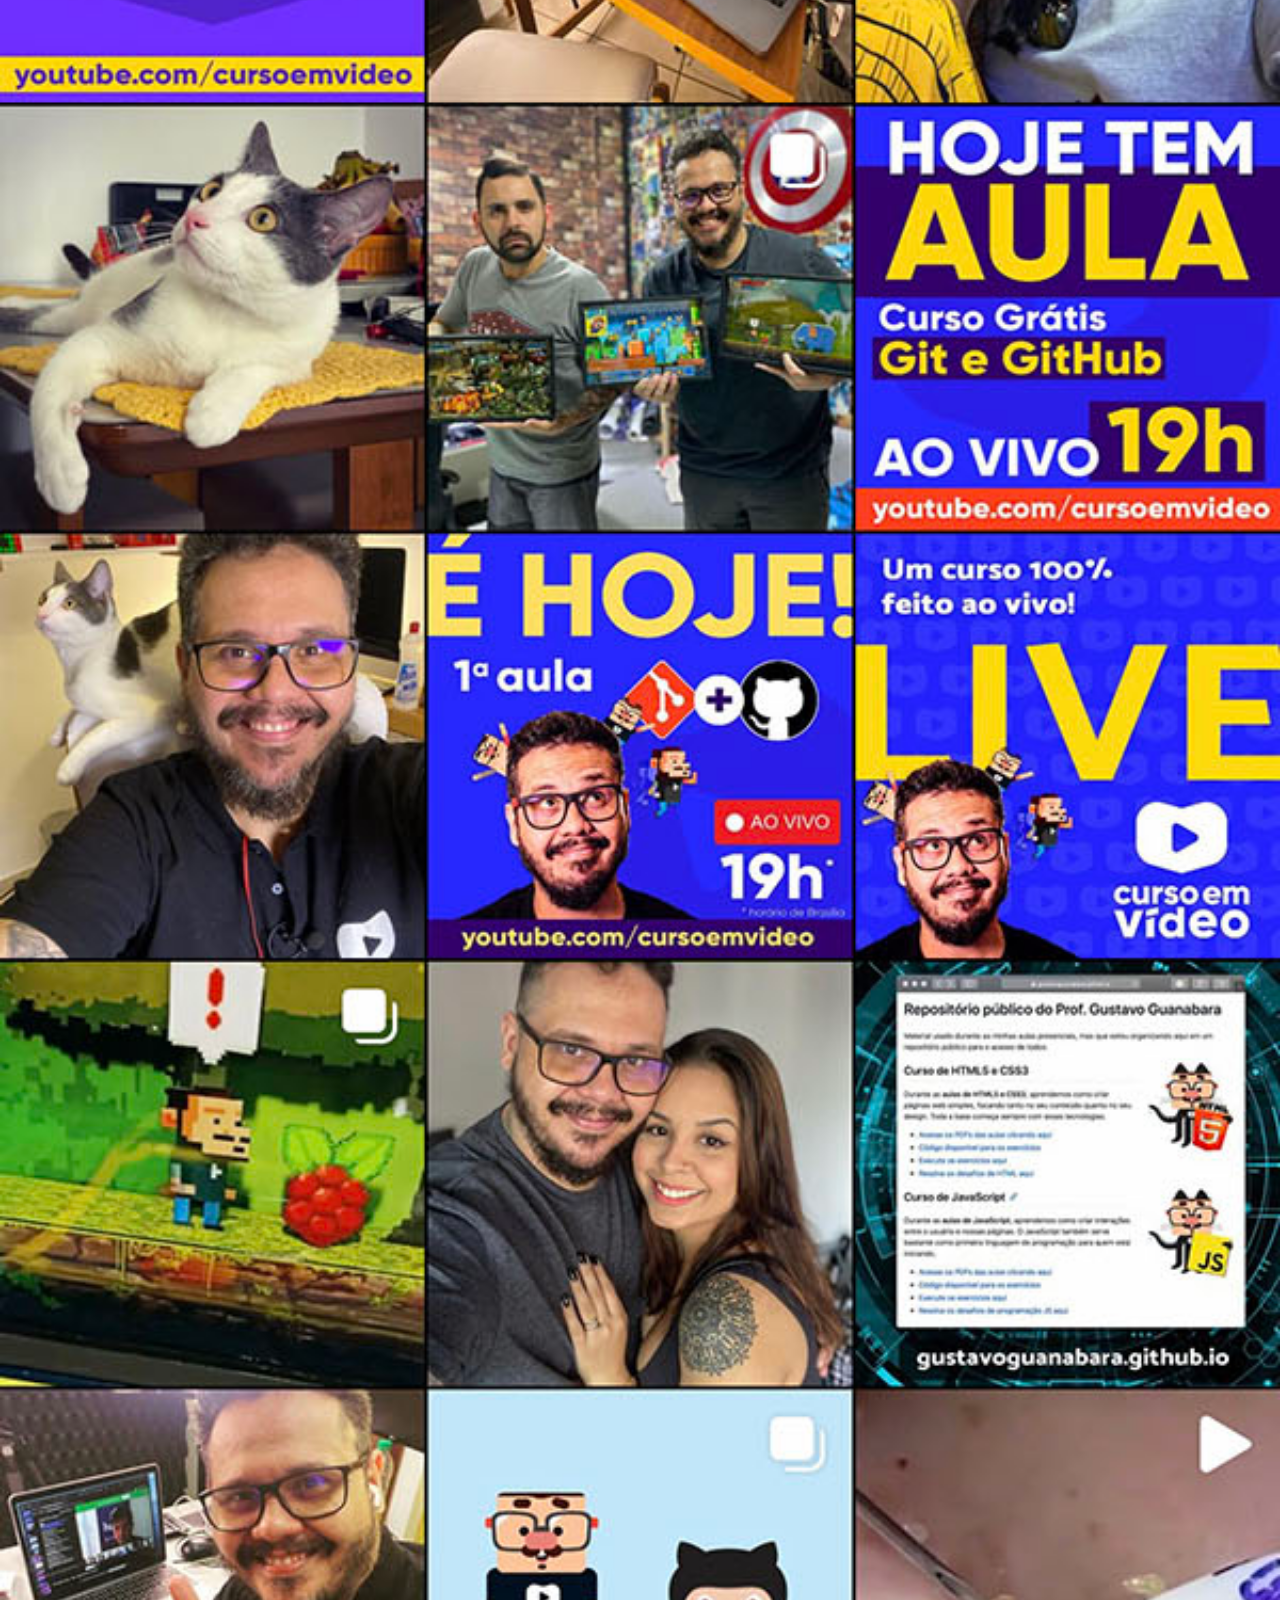
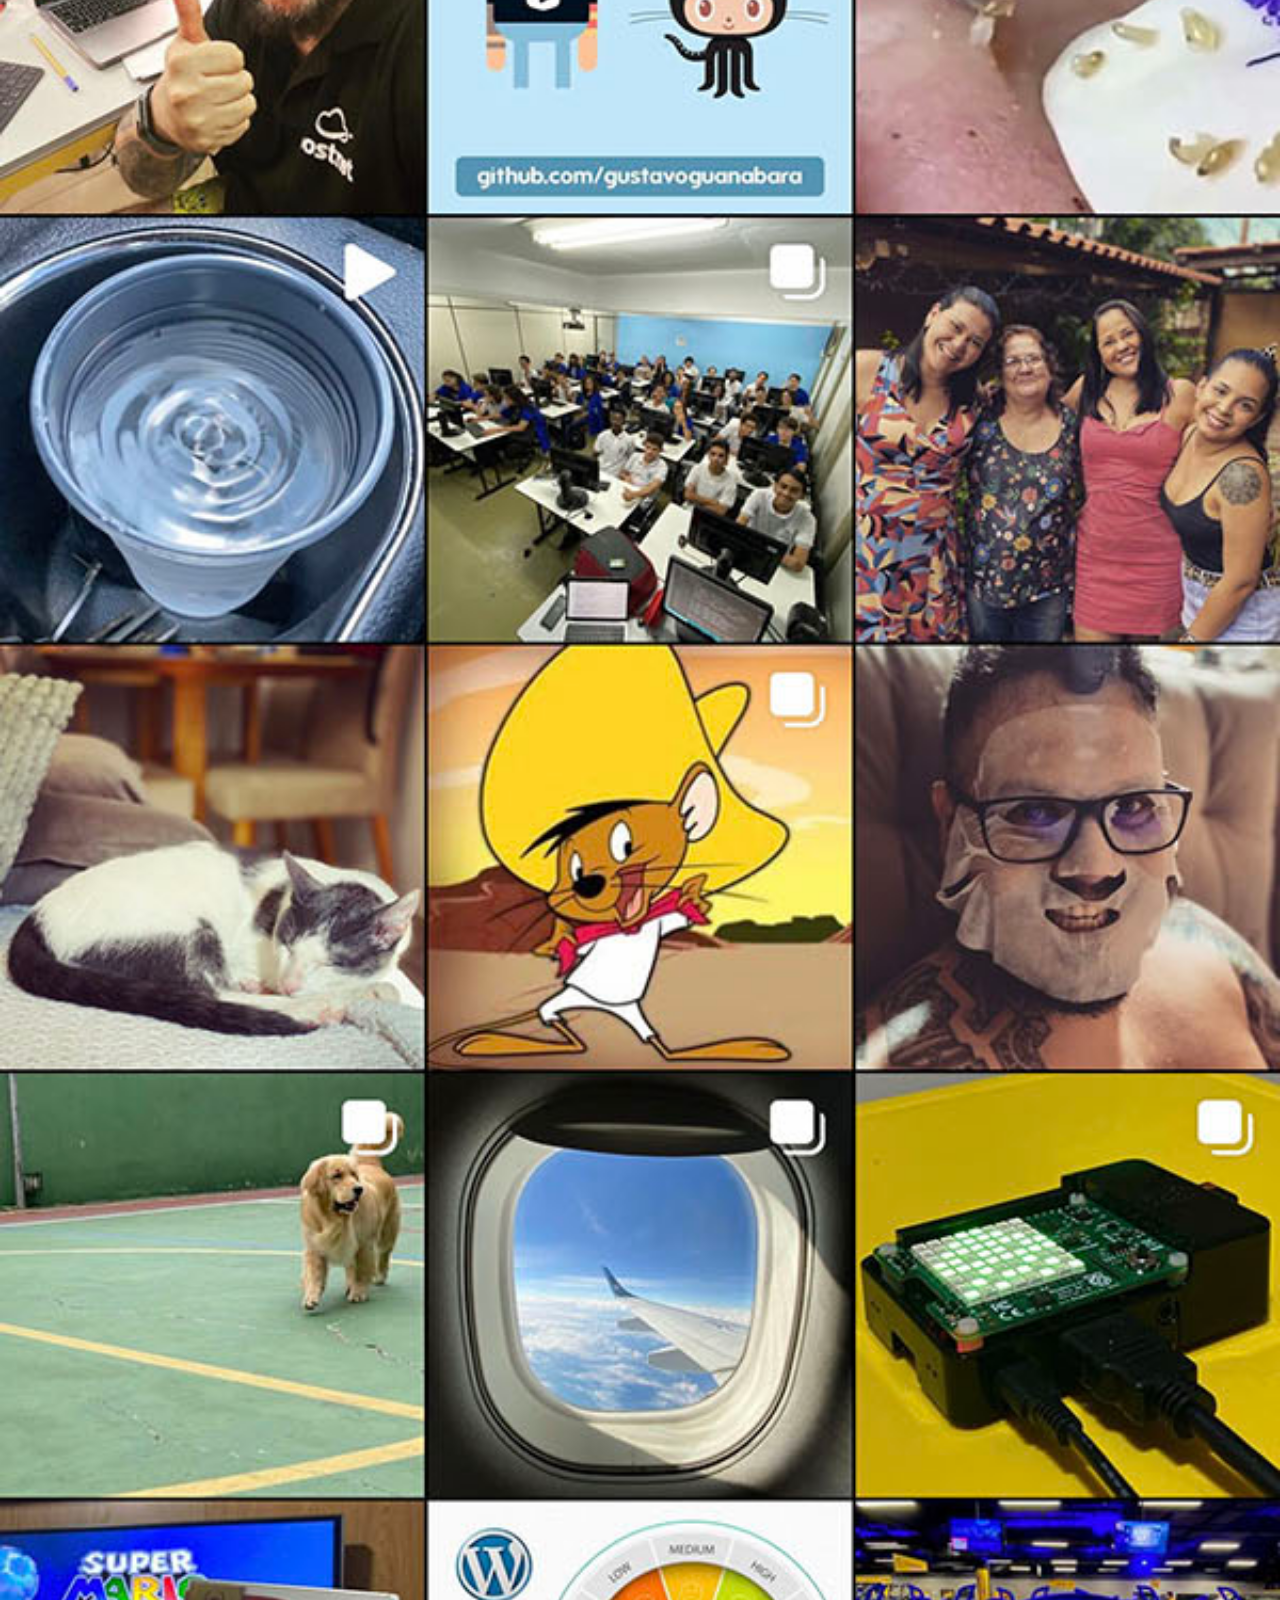
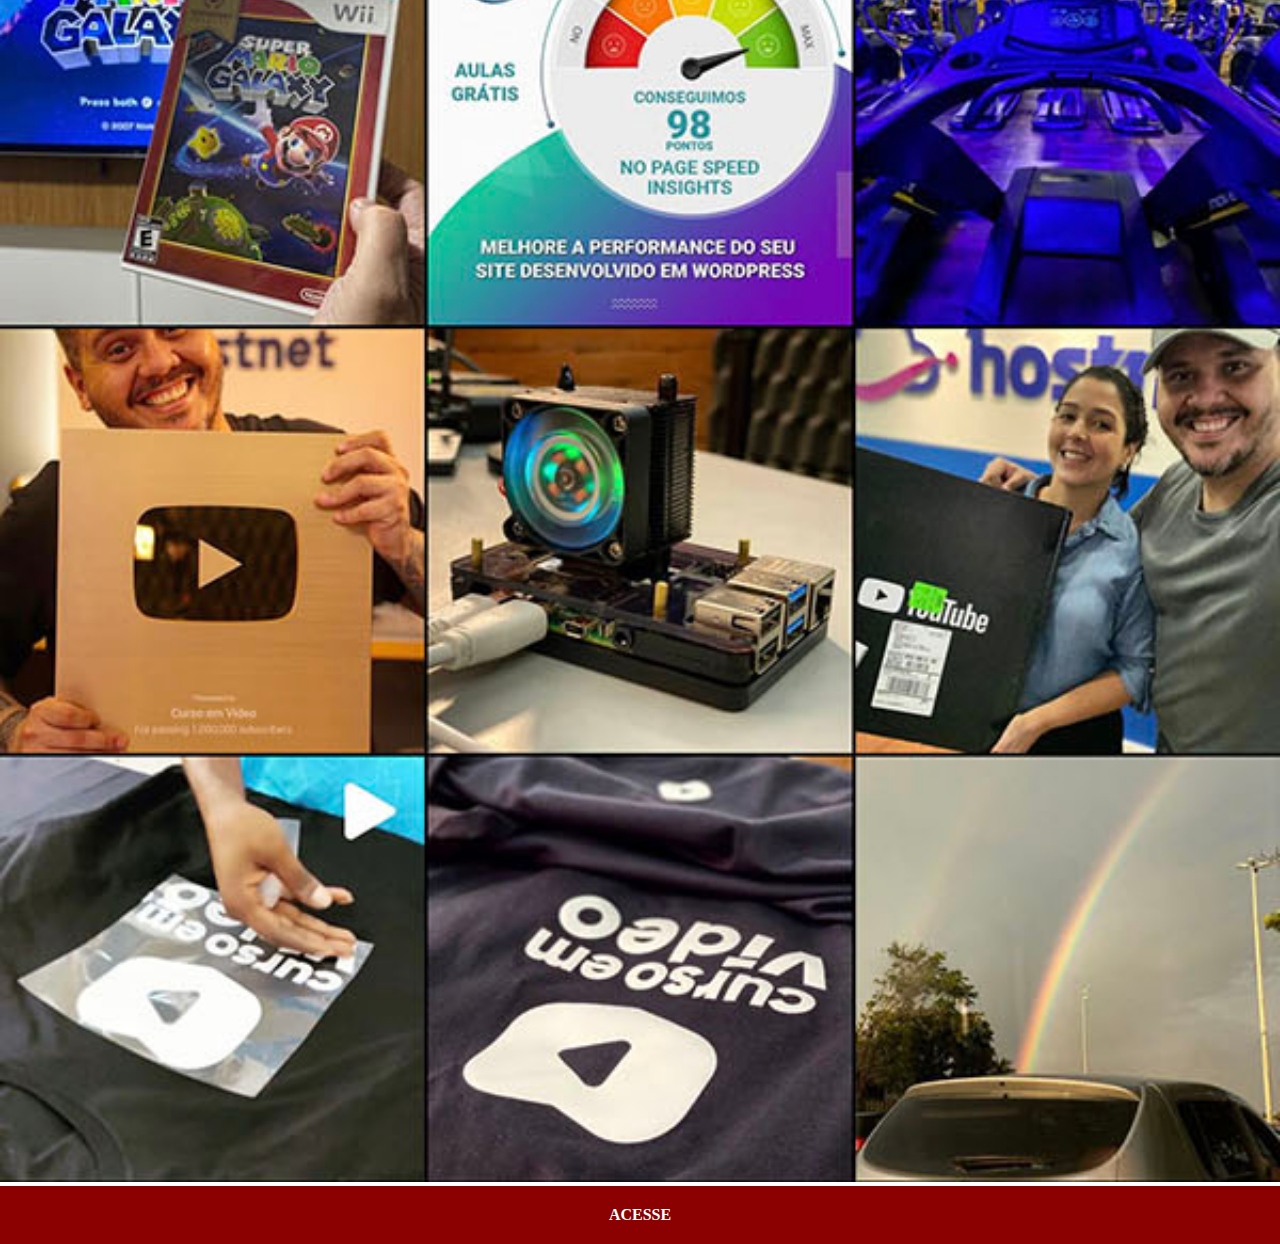
<file: instagram.html>
<!DOCTYPE html>
<html lang="pt-br">
<head>
    <meta charset="UTF-8">
    <meta name="viewport" content="width=device-width, initial-scale=1.0">
    <title>instagram</title>
    <link rel="stylesheet" href="estilos/social.css">
</head>
<body>
    <img src="imagens/tela-instagram.jpg" alt="instagram">
    <a href="https://www.instagram.com/gustavoguanabara/" target="_blank">ACESSE</a>
    
</body>
</html>
</file>
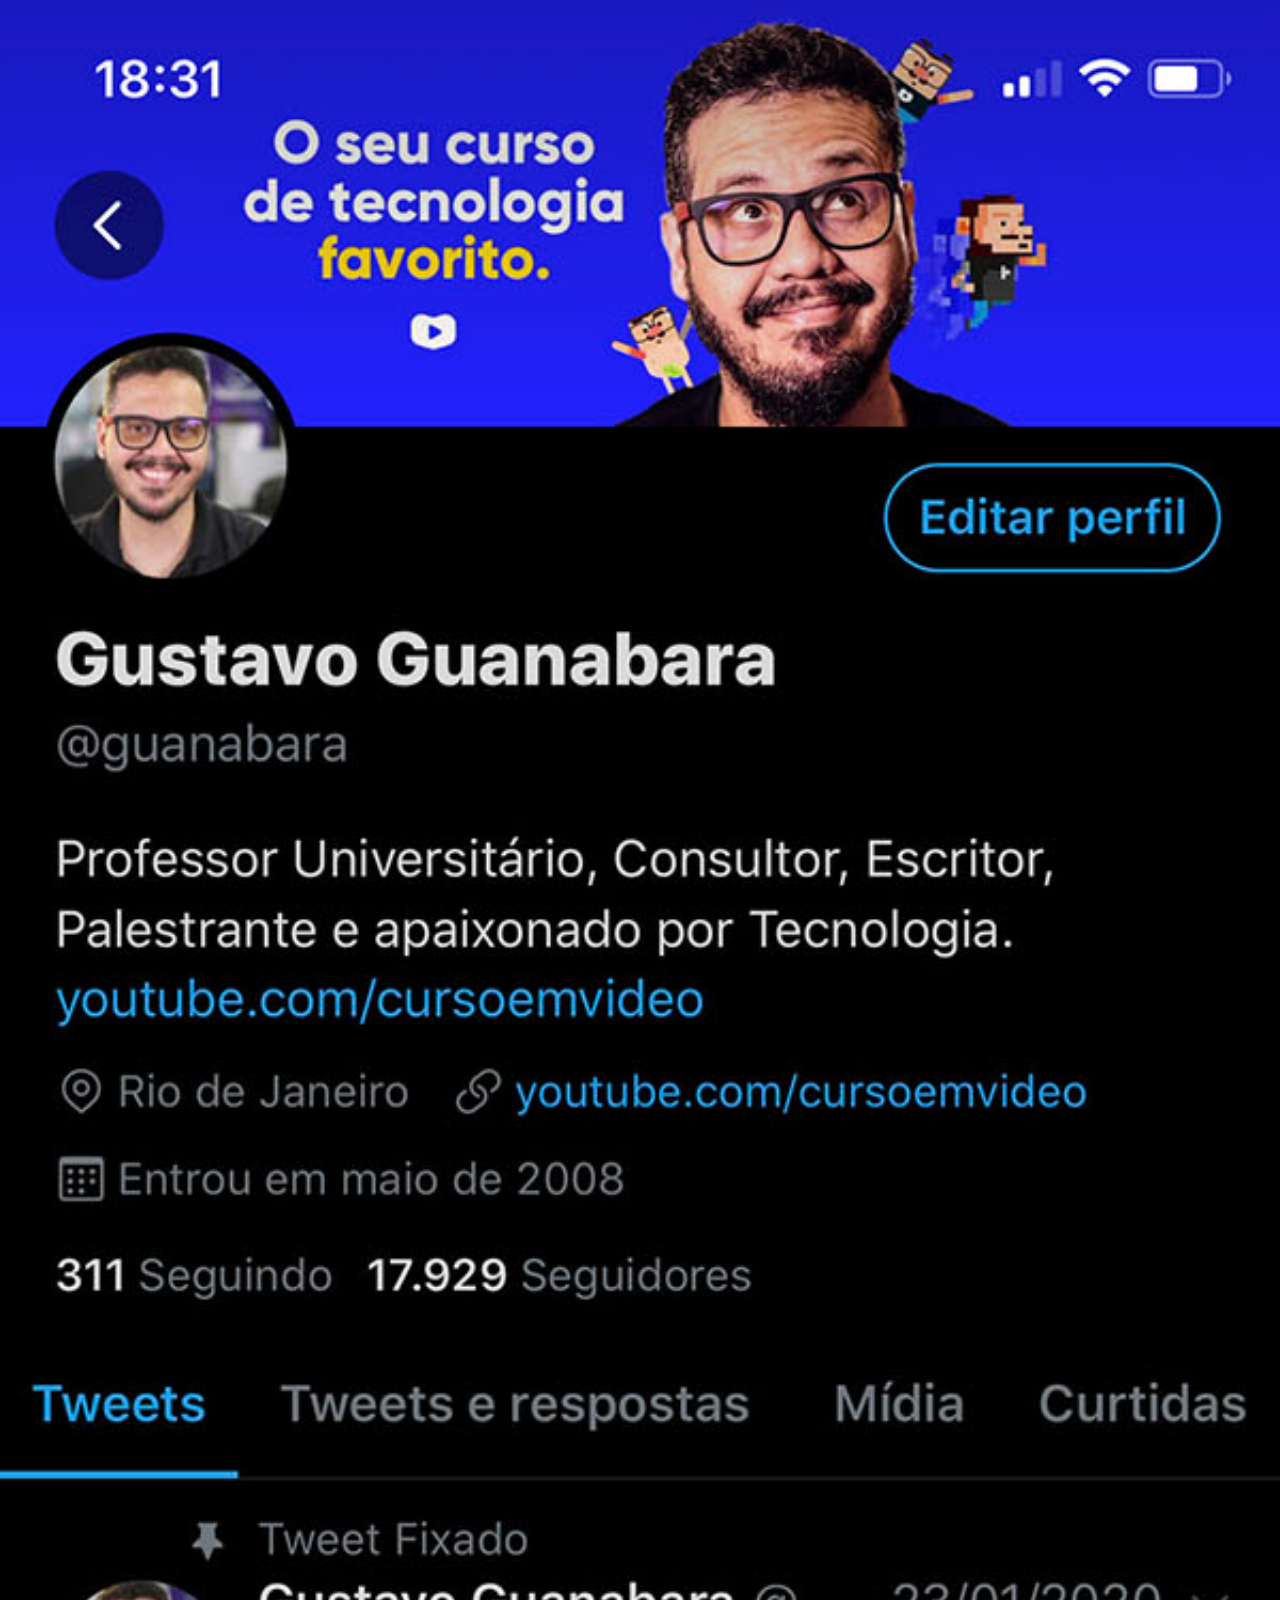
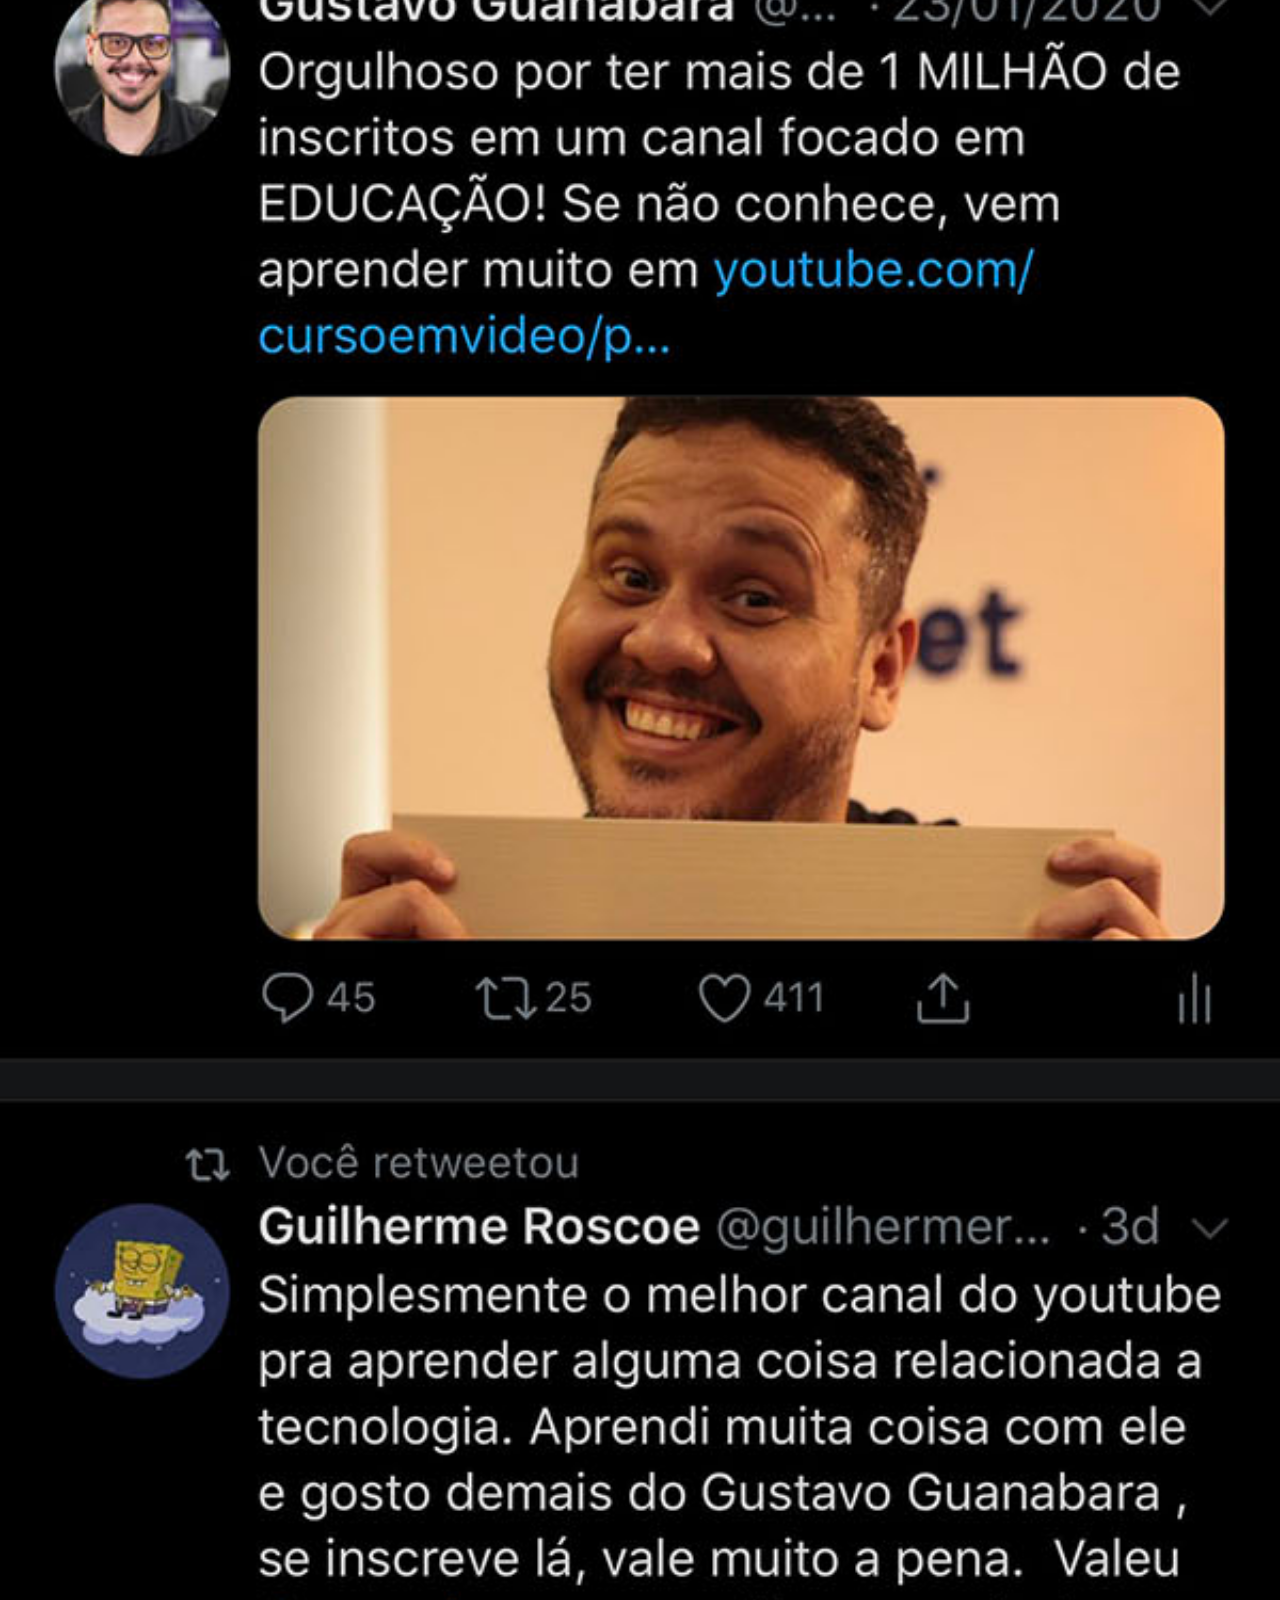
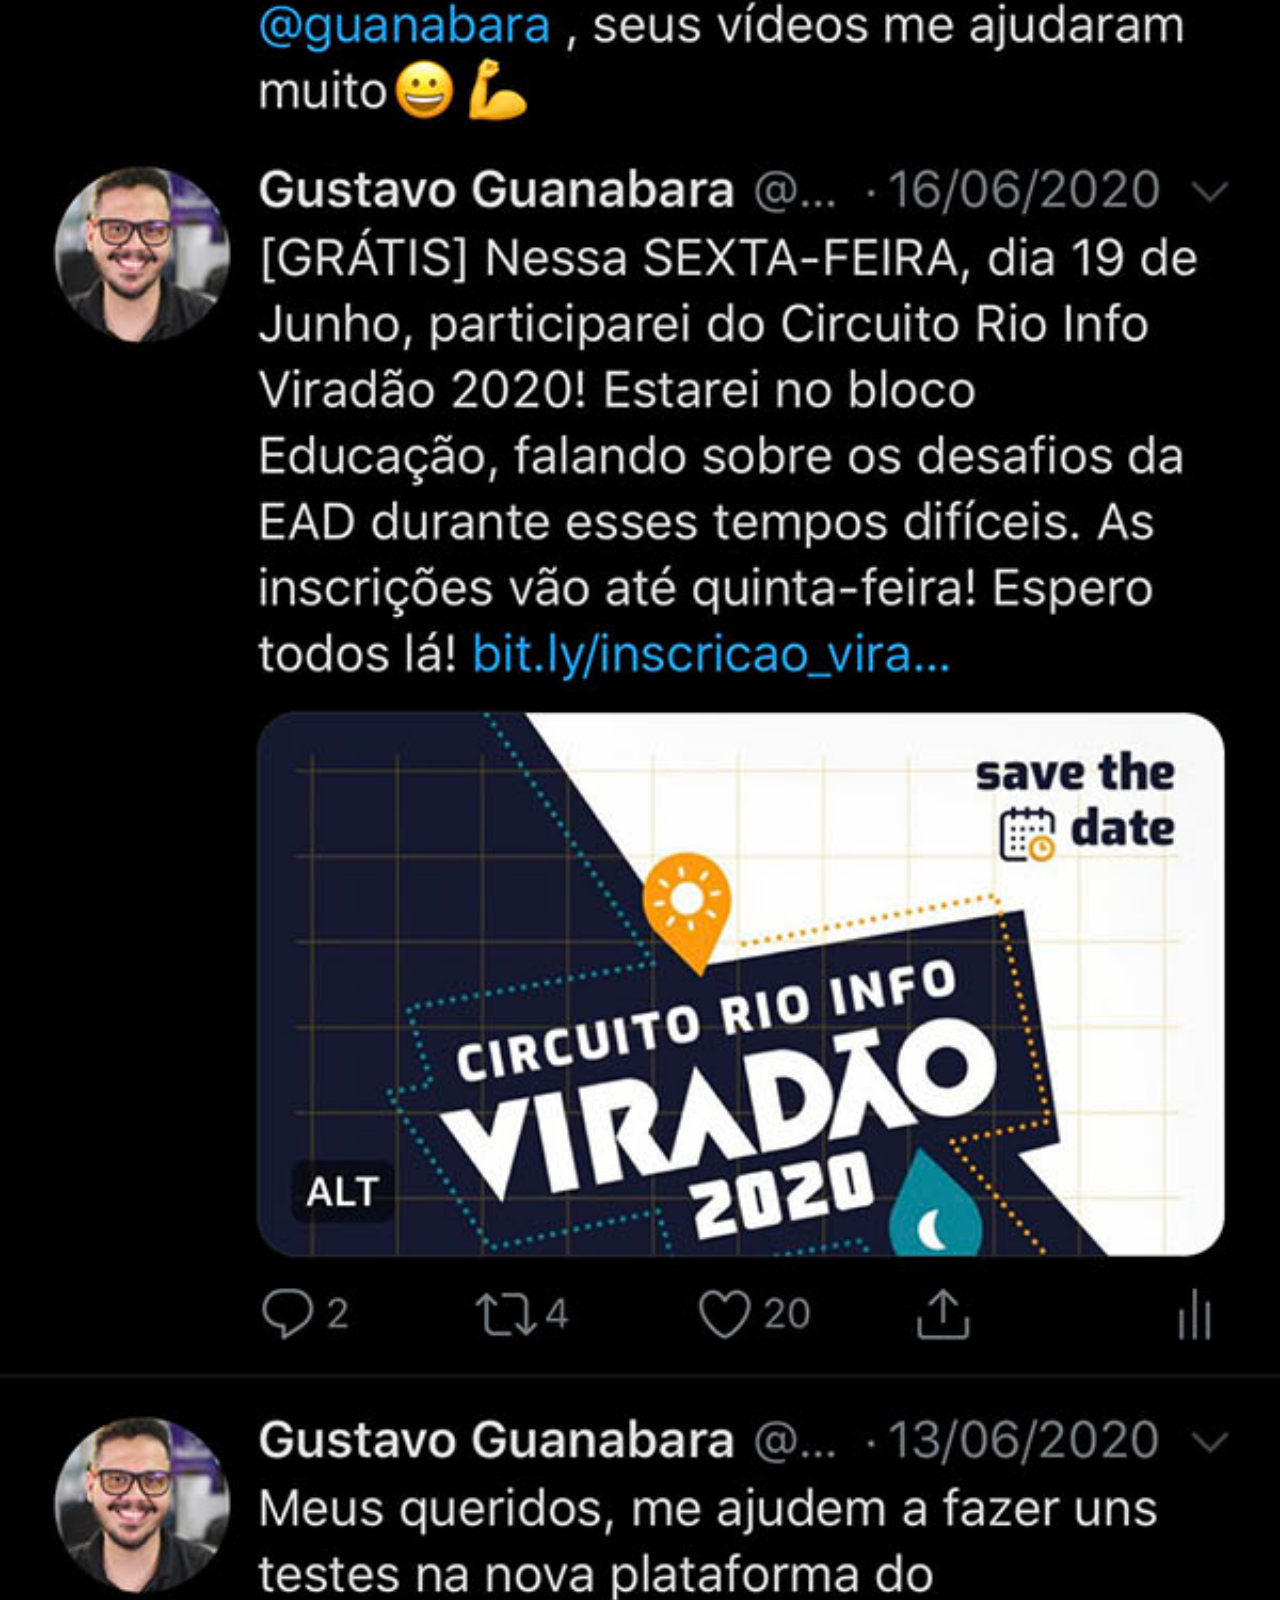
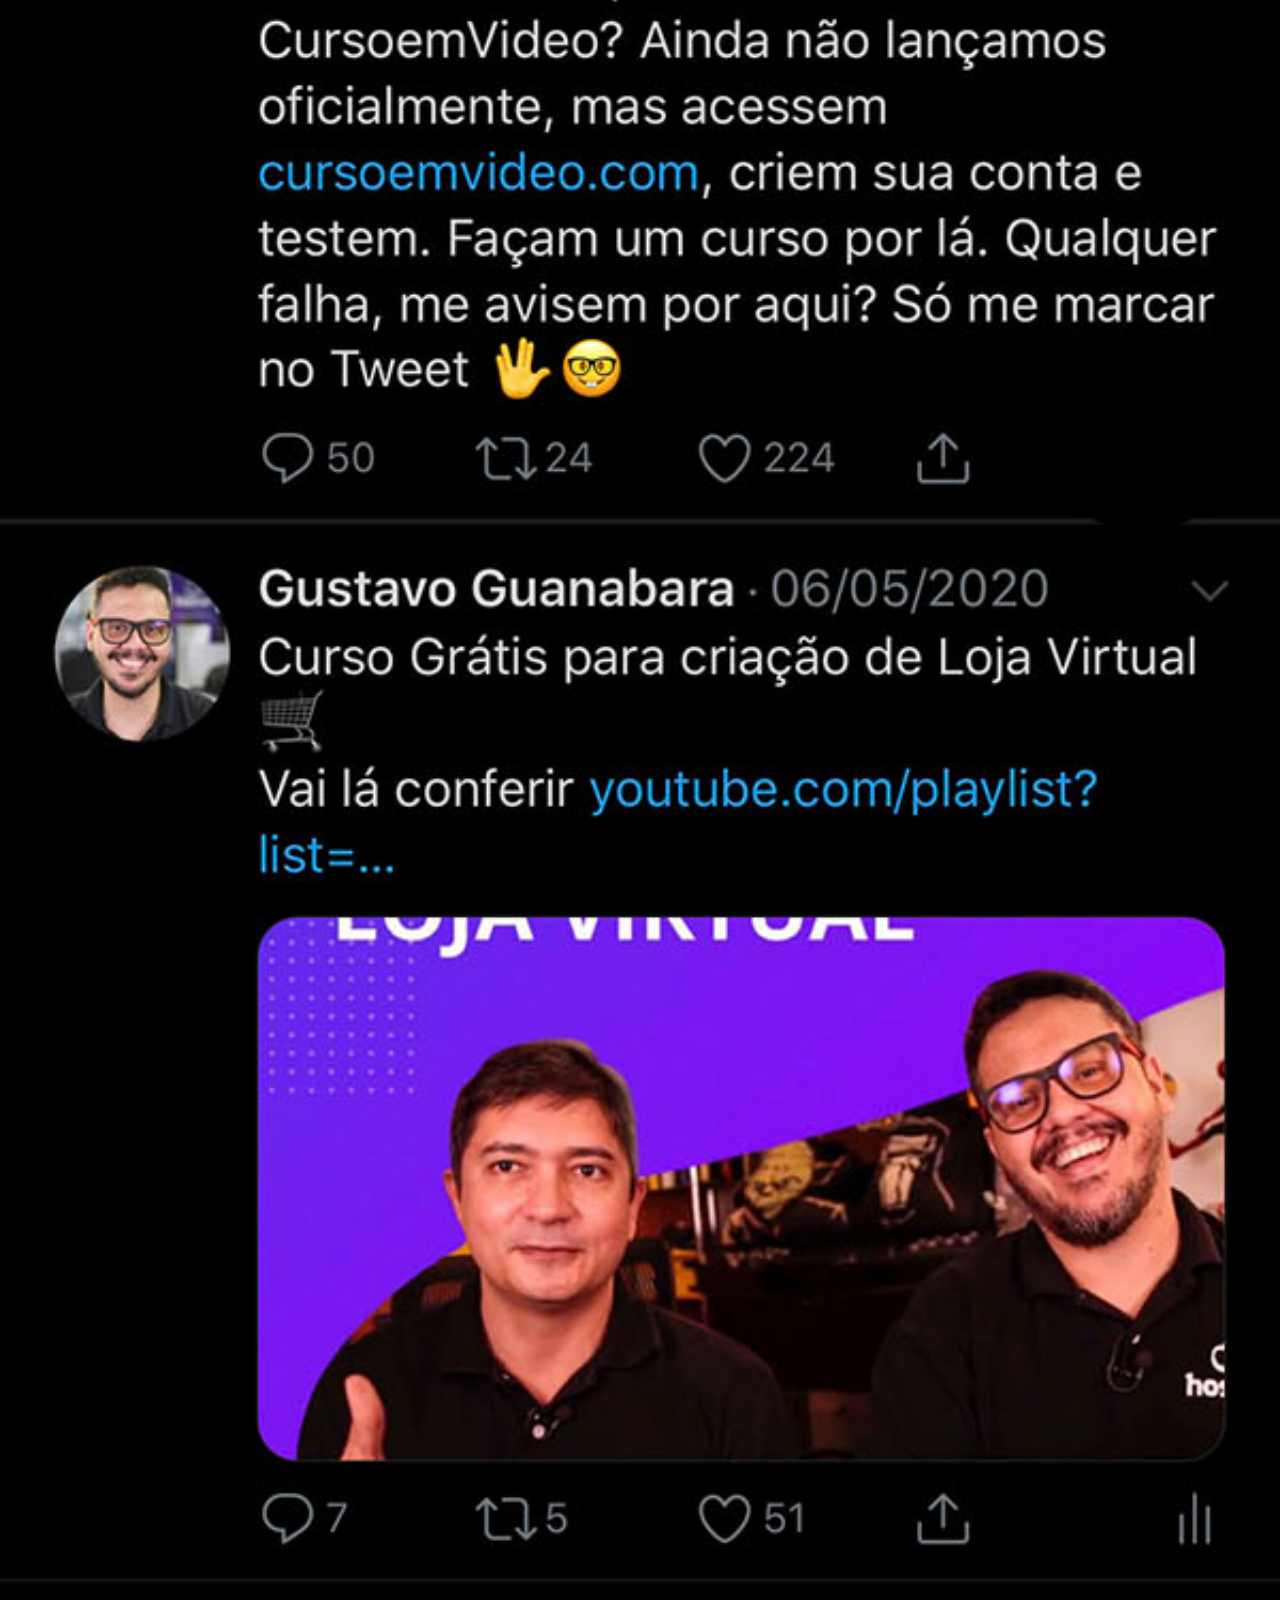
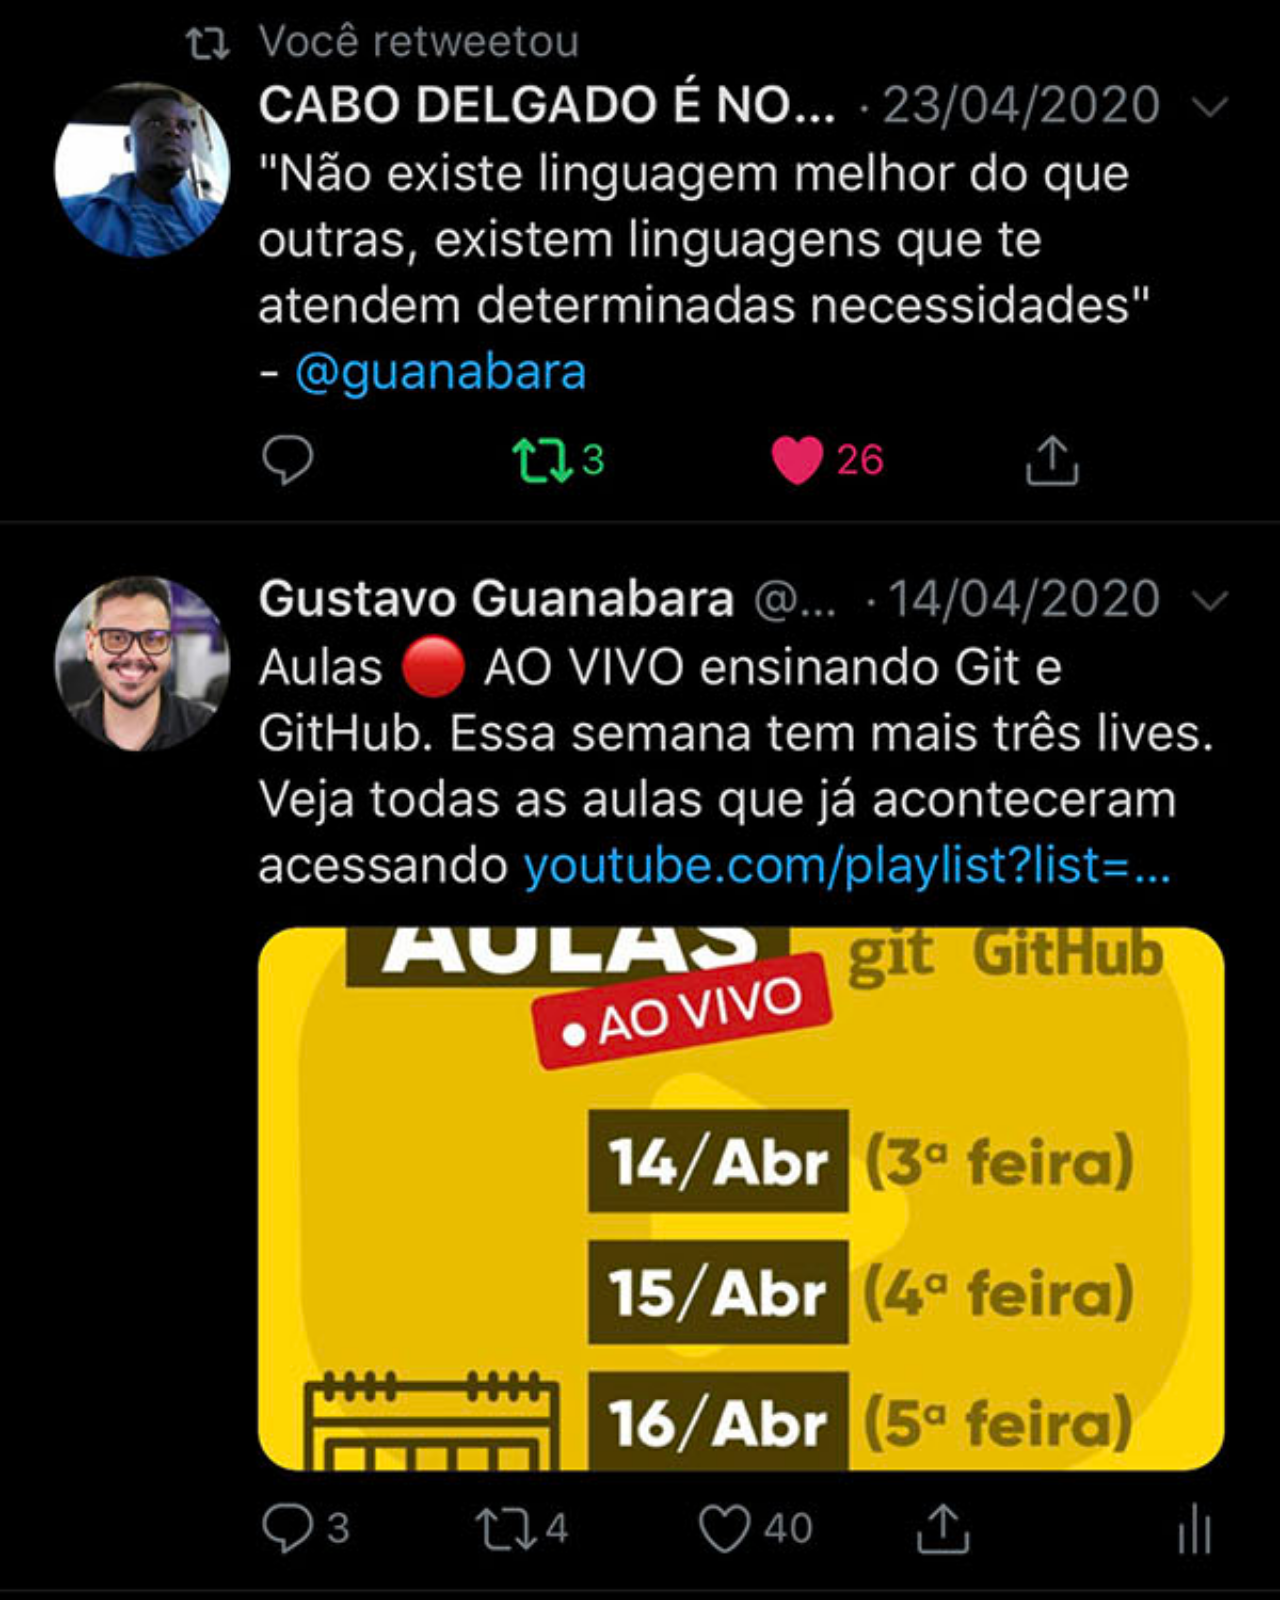
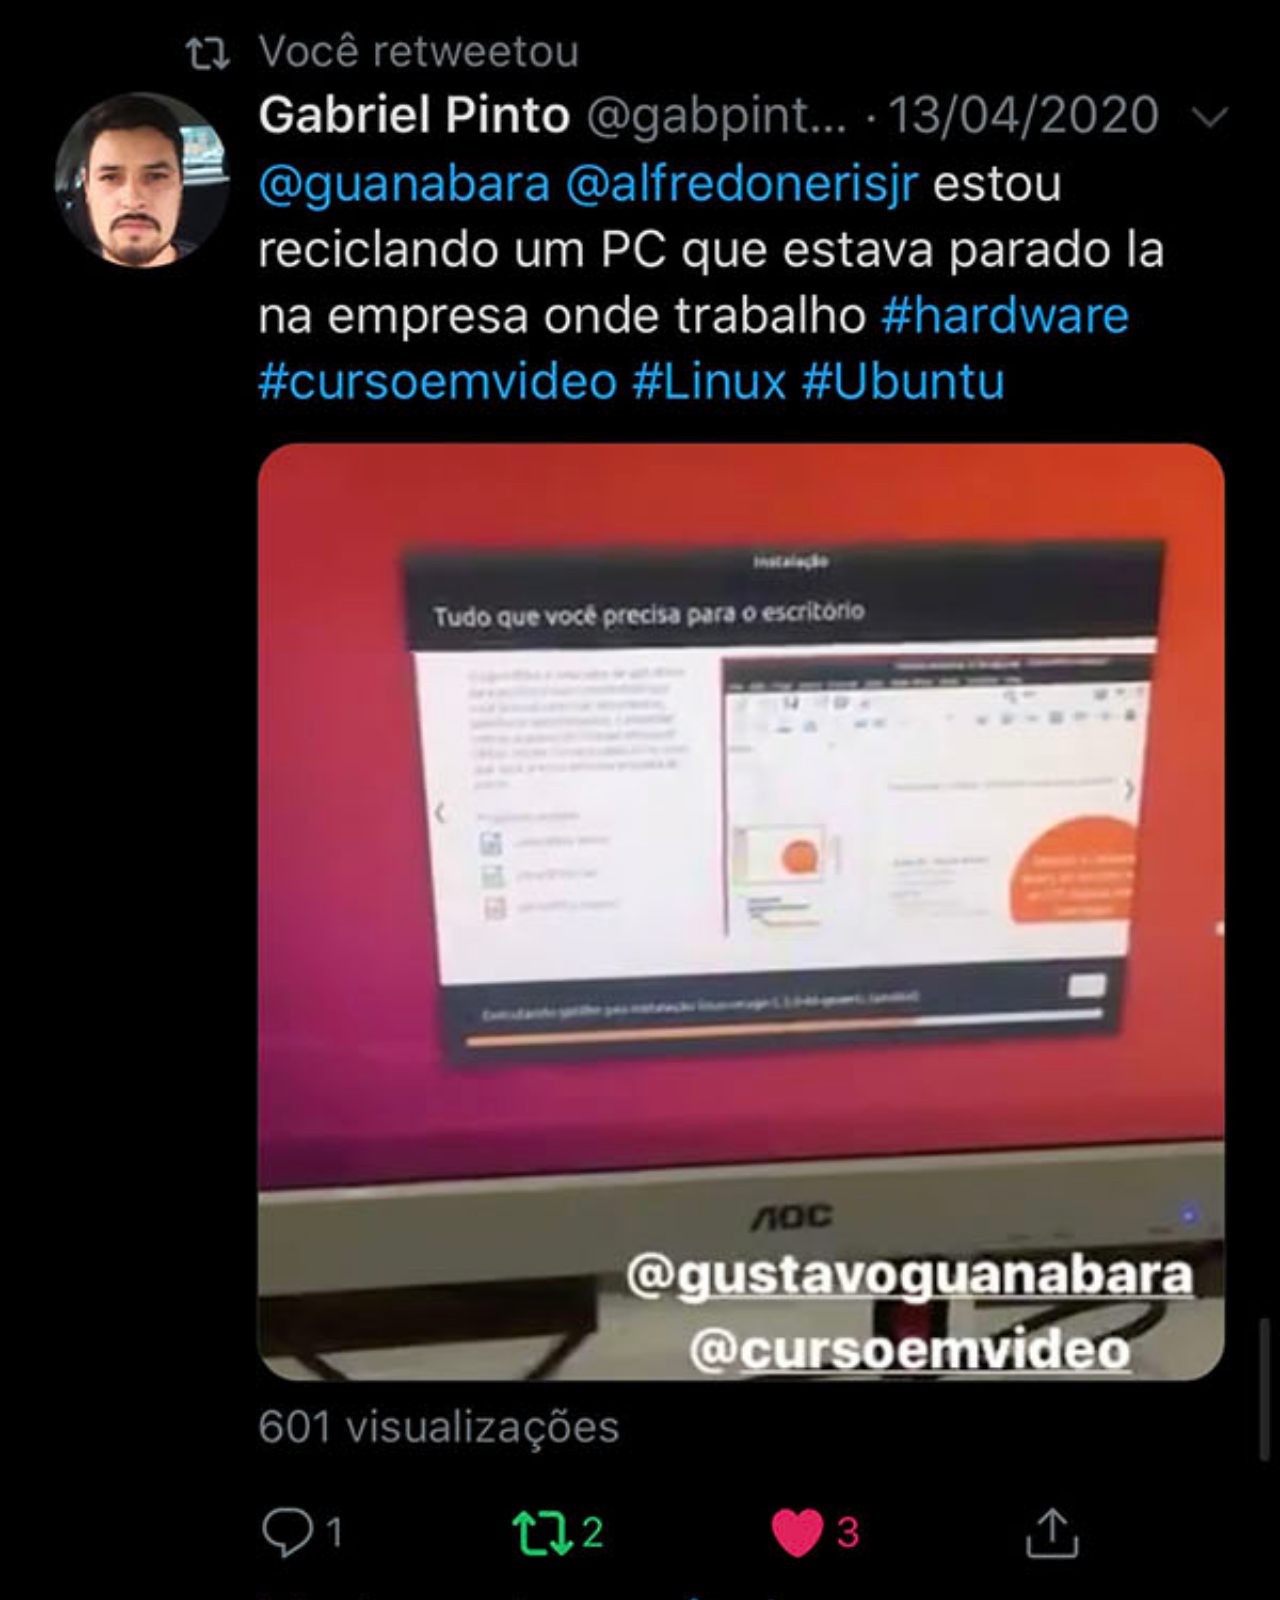
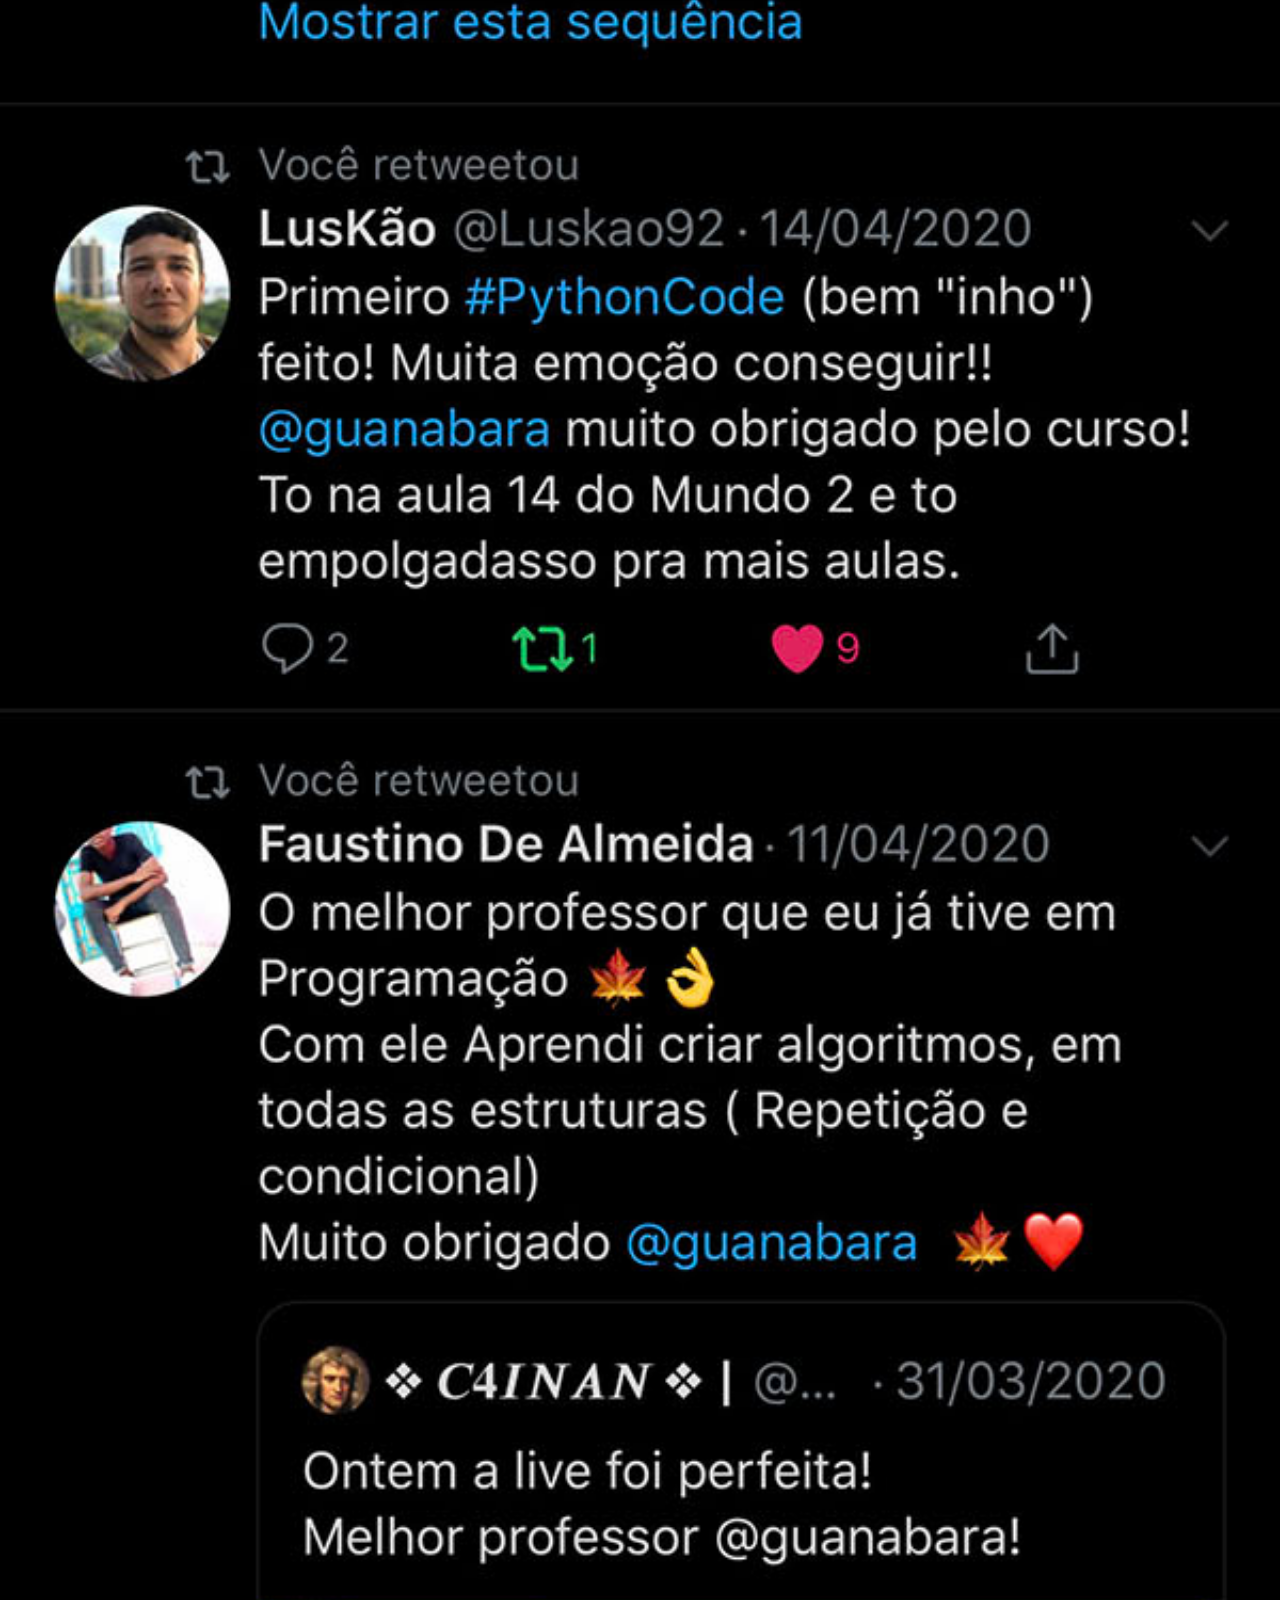
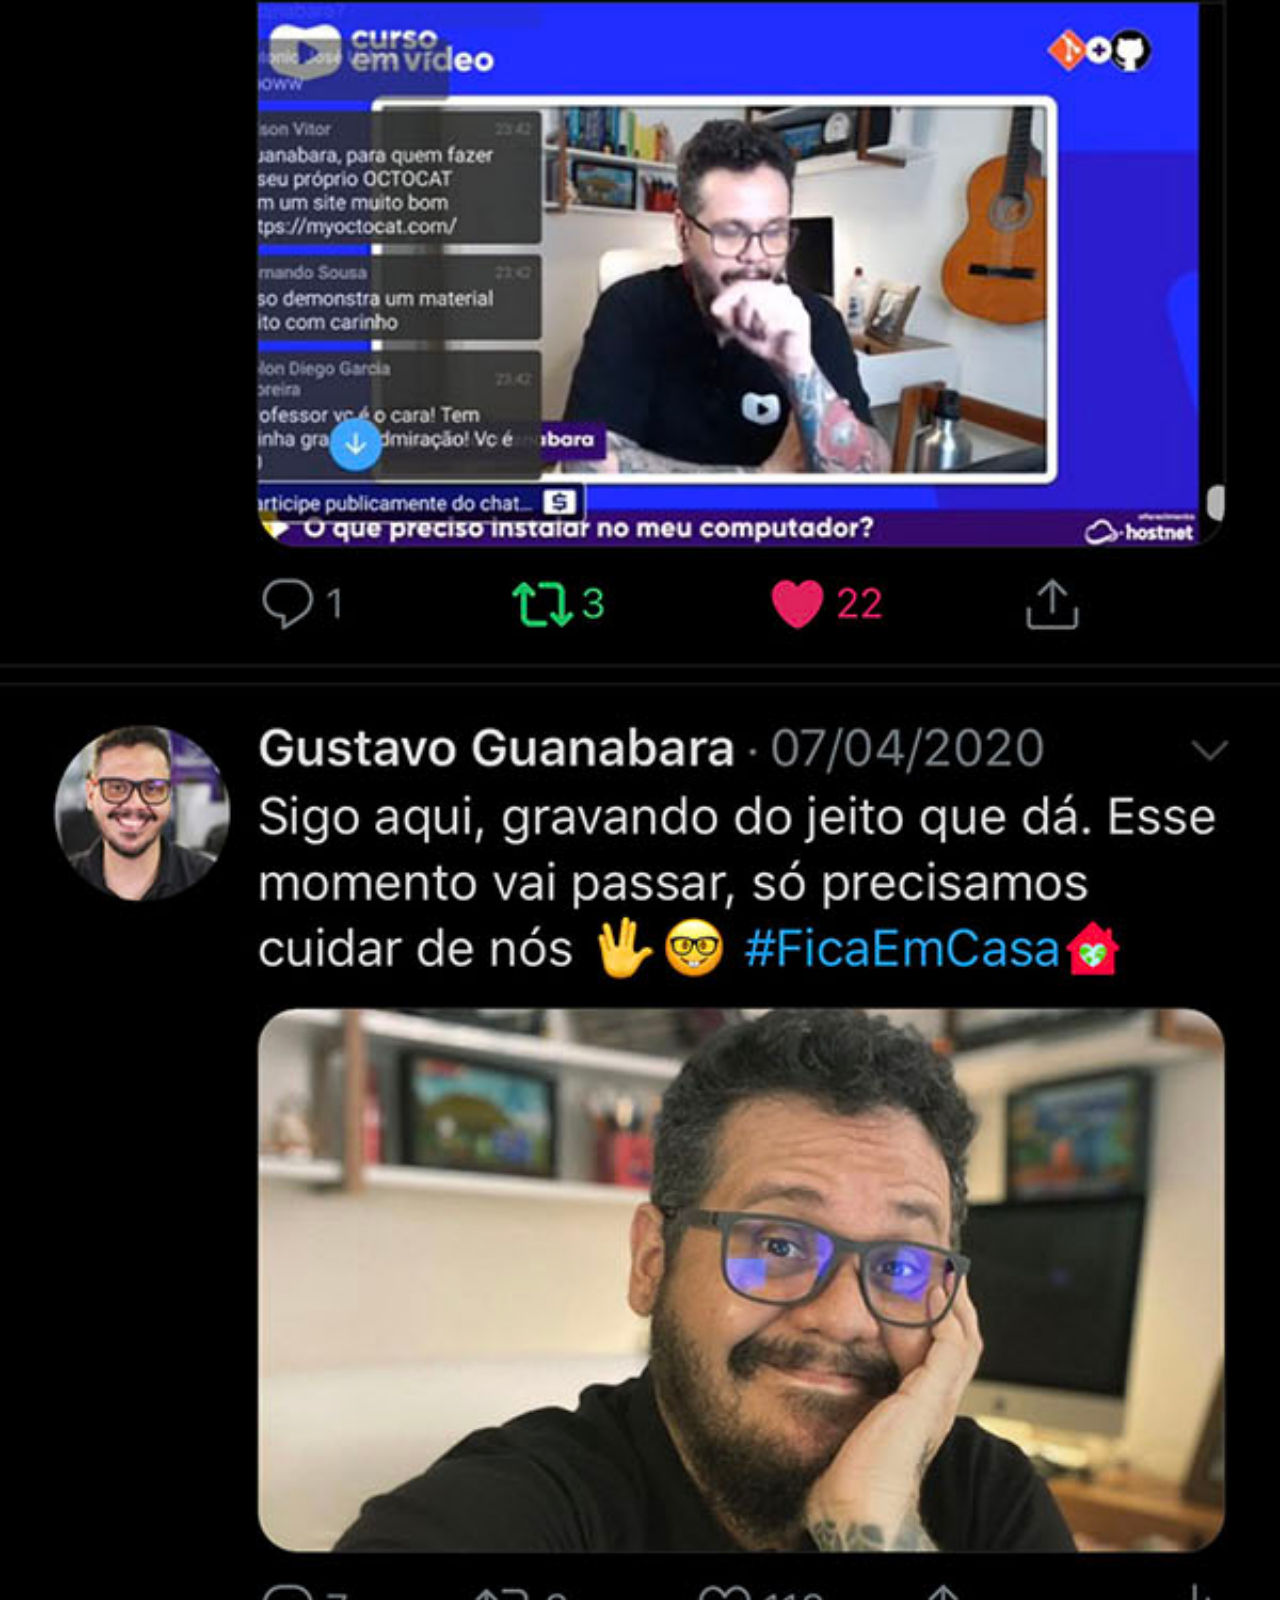
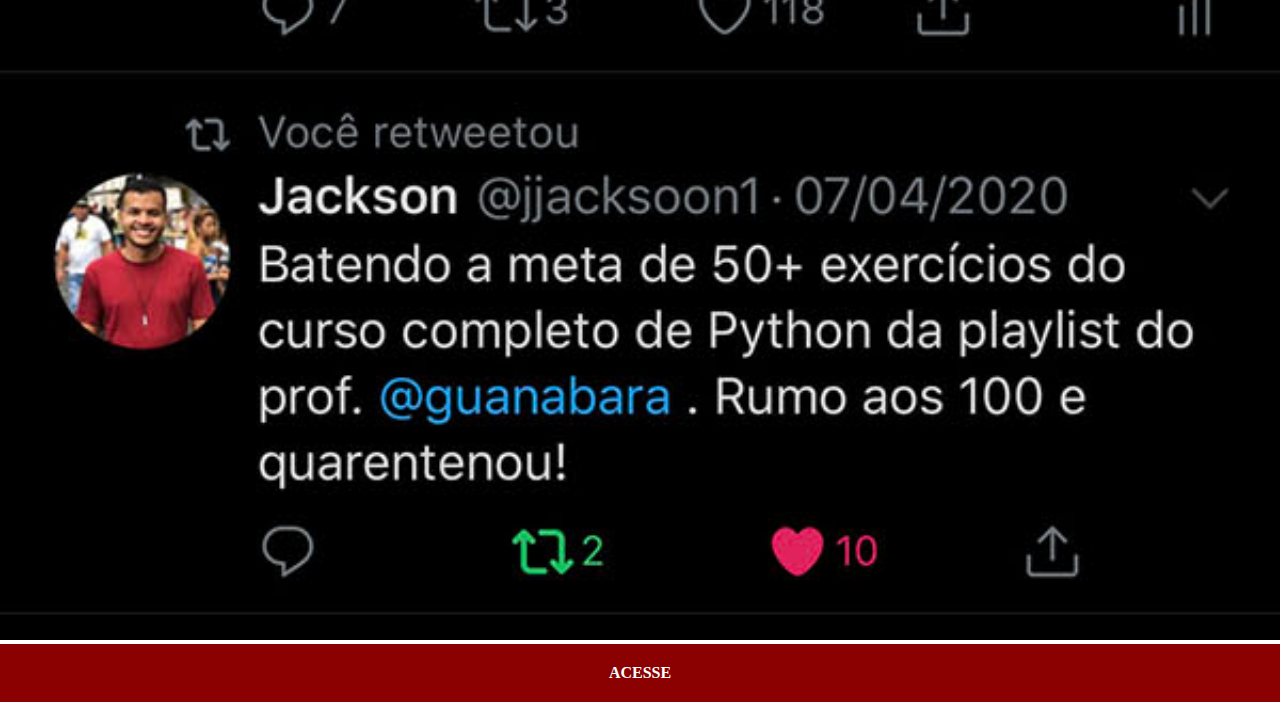
<file: twitter.html>
<!DOCTYPE html>
<html lang="pt-br">
<head>
    <meta charset="UTF-8">
    <meta name="viewport" content="width=device-width, initial-scale=1.0">
    <title>twitter</title>
    <link rel="stylesheet" href="estilos/social.css">
</head>
<body>
    <img src="imagens/tela-twitter.jpg" alt="twitter">
    <a href="https://twitter.com/guanabara" target="_blank">ACESSE</a>
    
</body>
</html>
</file>
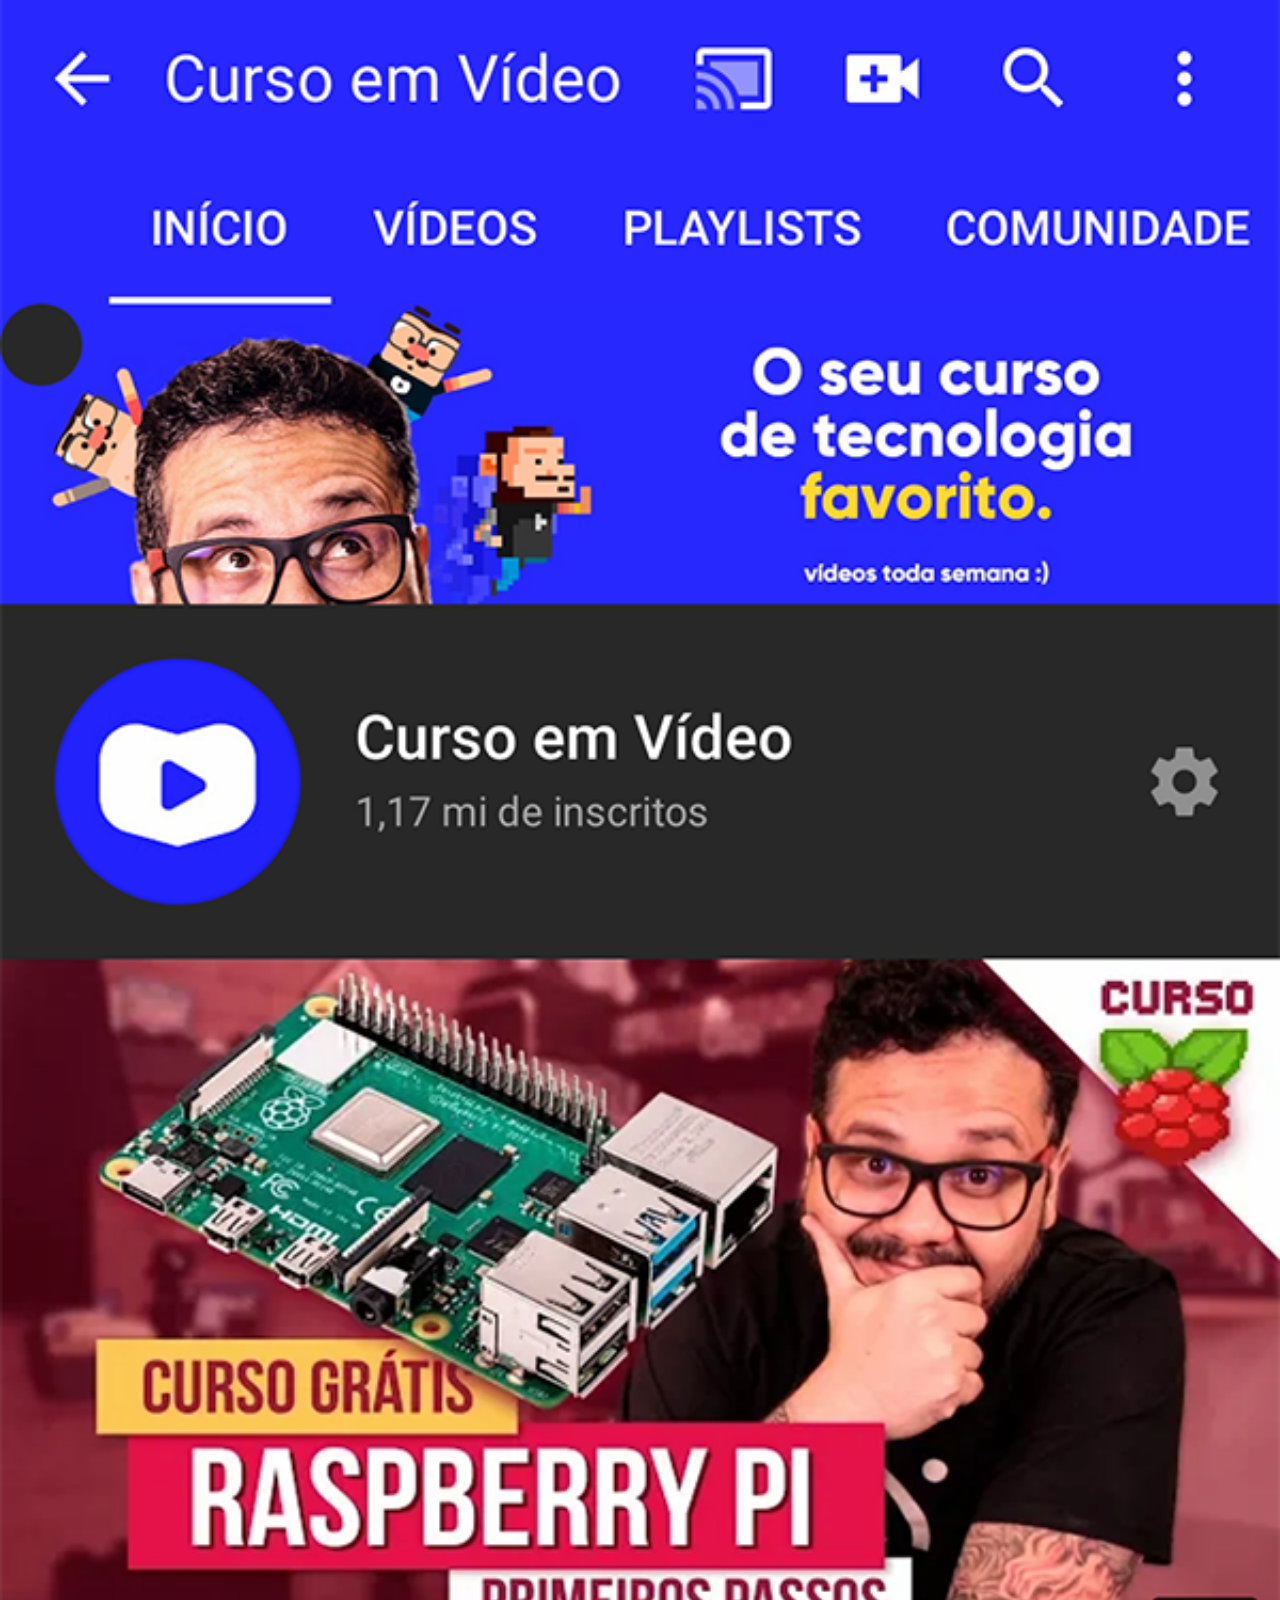
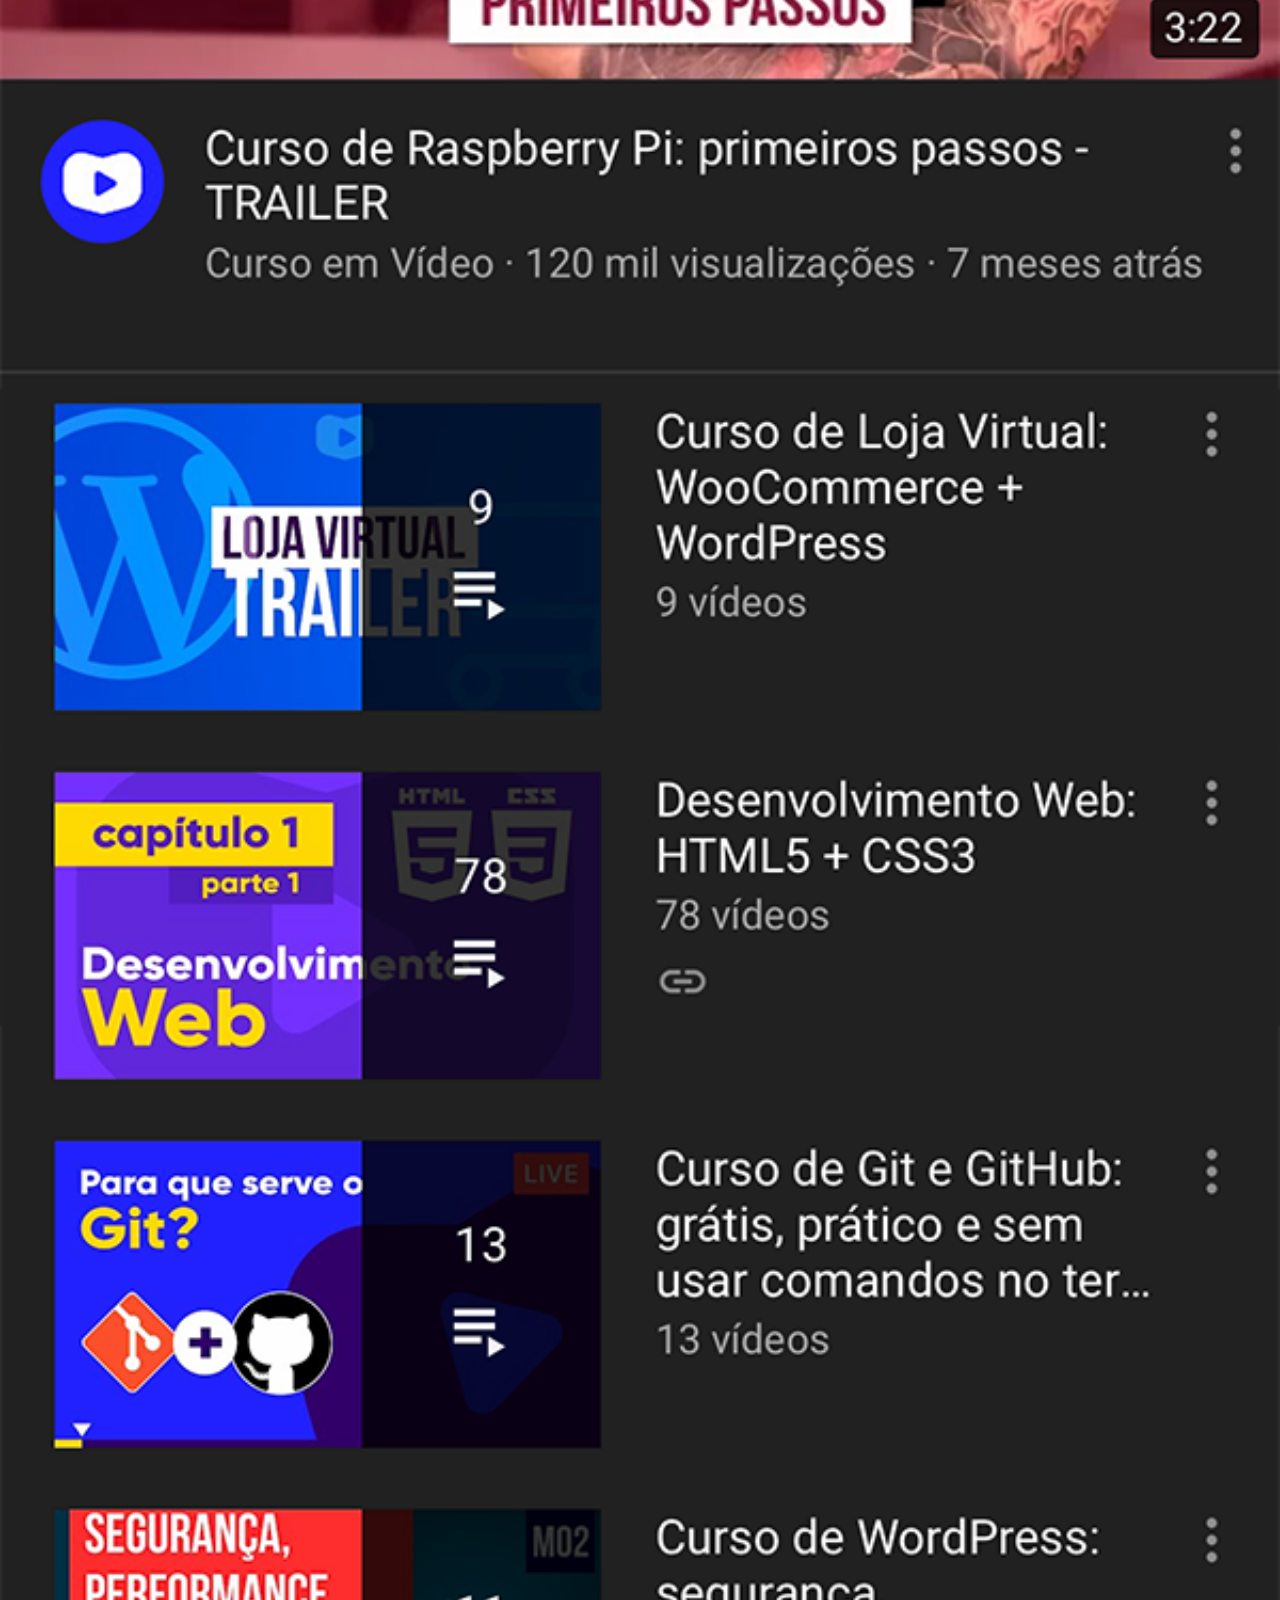
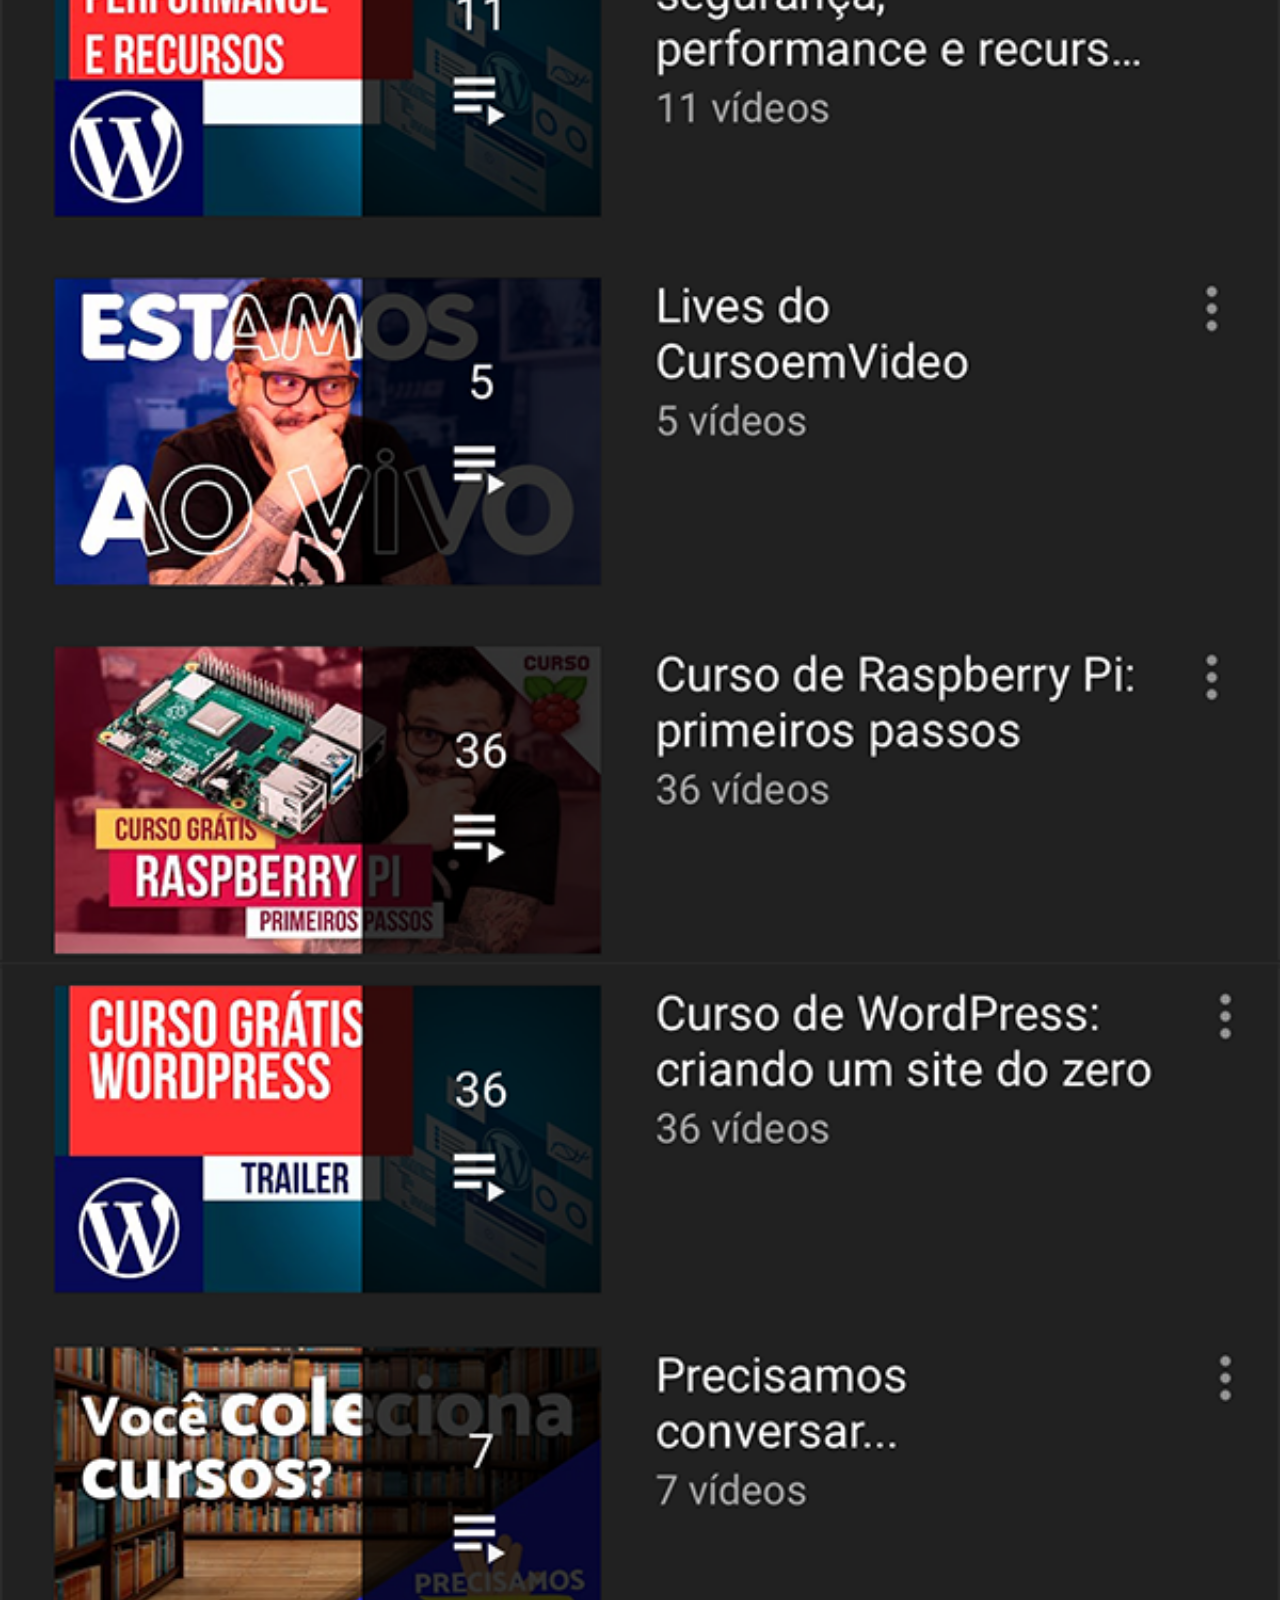
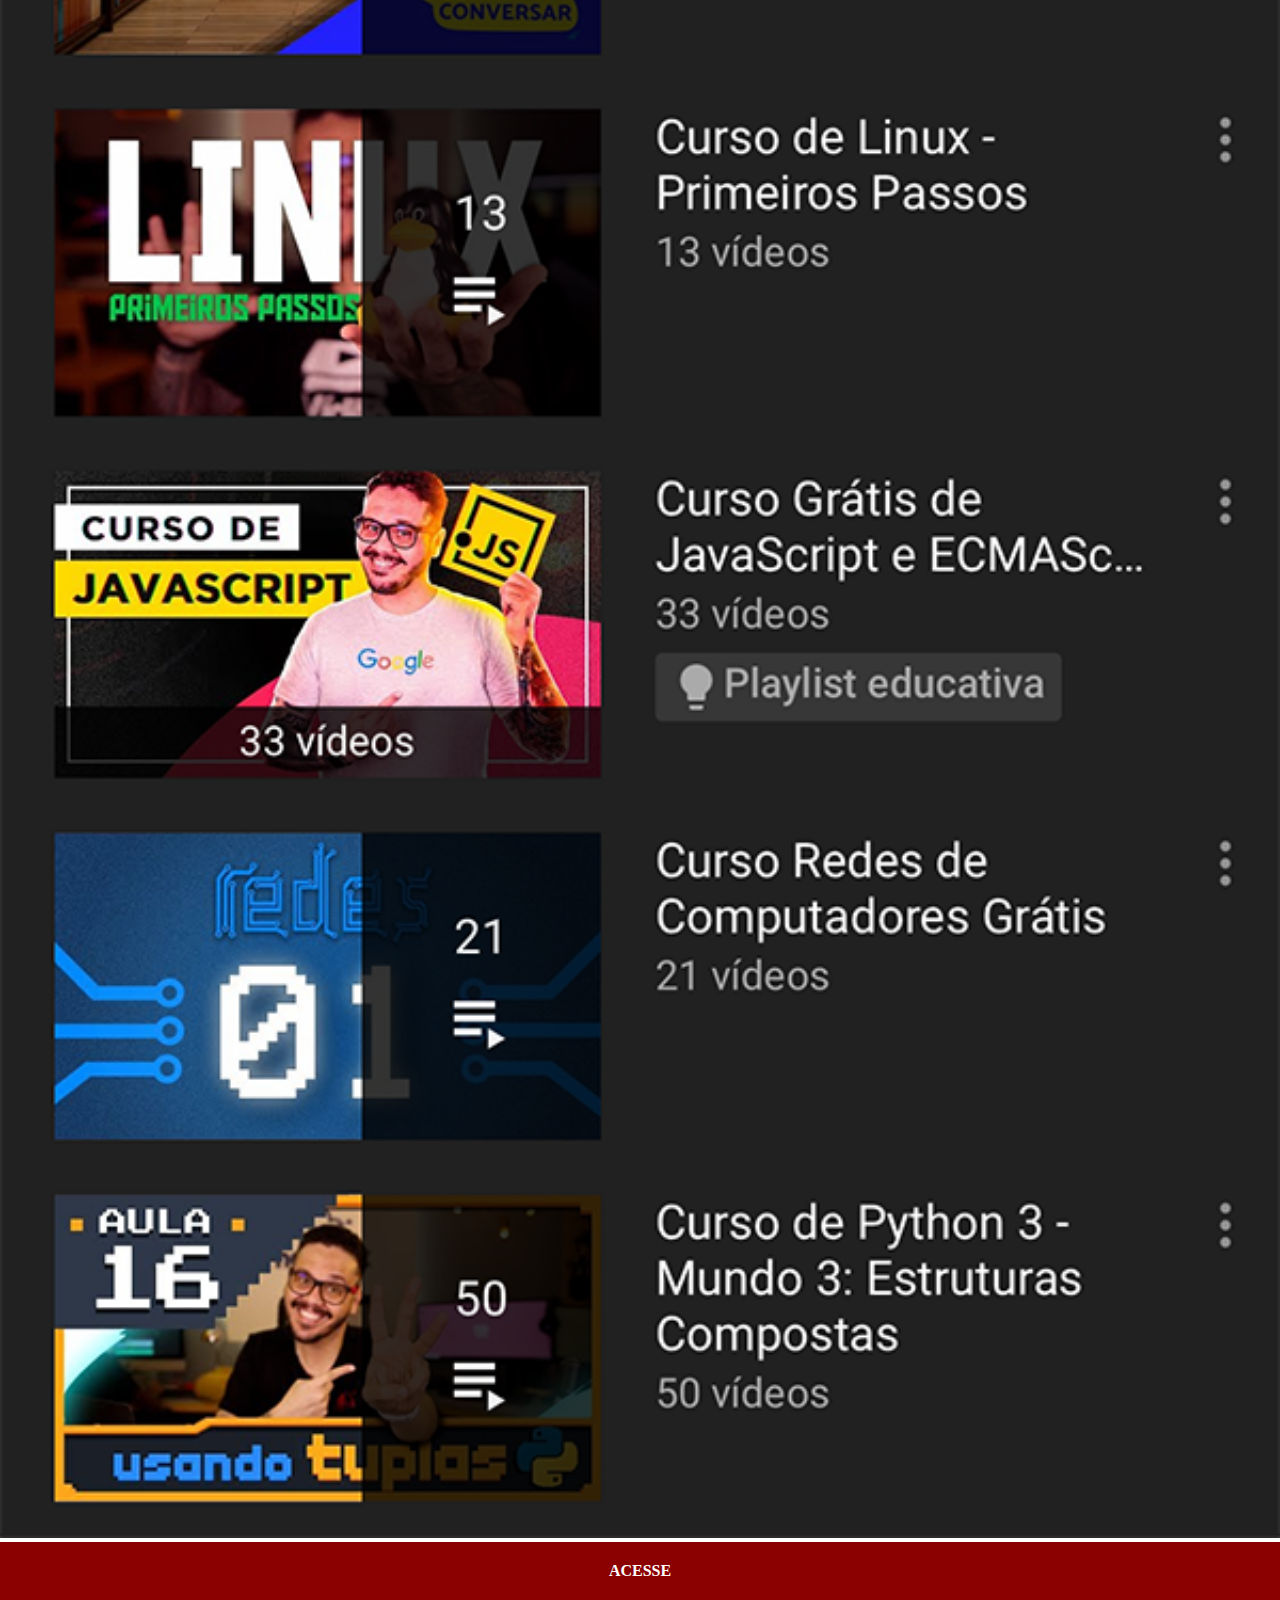
<file: youtube.html>
<!DOCTYPE html>
<html lang="pt-br">
<head>
    <meta charset="UTF-8">
    <meta name="viewport" content="width=device-width, initial-scale=1.0">
    <title>Youtube</title>
    <link rel="stylesheet" href="estilos/social.css">
</head>
<body>
    <img src="imagens/tela-youtube.png" alt="you tube">
    <a href="https://www.youtube.com/c/CursoemV%C3%ADdeo/videos" target="_blank">ACESSE</a>
    
</body>
</html>
</file>
<file: estilos/style.css>
@charset "UTF-8";

* {
    margin: 0px;
    padding: 0px;
    font-family: Arial, Helvetica, sans-serif;
}

body, html {
    height: 100vh;
    width: 100vw;
}

body {
    background: url("../imagens/fundo-madeira.jpg") no-repeat top center;
    background-size: cover;
    background-attachment: fixed;
}

main {
    height: 100vh;
    position: relative;
}

section#telefone {
    position: absolute;
    top: 50%;
    left: 50%;
    transform: translate(-50%, -50%);

    height: 627px;
    width: 311px;
    background: url(../imagens/frame-iphone.png) no-repeat;
    
}

iframe#tela{
    position: relative;
    top: 80px;
    left: 22px;
    height: 471px;
    width: 266px;
   
}

section#rede-social {
    text-align: right;
}

section#rede-social img {
    width: 50px;
    margin: 10px;
    border-radius: 50%;
    box-shadow: 2px 2px 5px black;
    box-sizing: border-box;
}

section#rede-social img:hover {
    border: 2px solid rgb(216, 213, 213);
    transform: translate(-3px, -3px);
    box-shadow: 5px 5px 10px black;
    transition: transform 0.5s, border 0.5s;
}
</file>
<file: estilos/social.css>
@charset "UTF-8";

* {
    margin: 0px;
    padding: 0px;
}

    ::-webkit-scrollbar {
        width: 0px;
        height: 0px;
    }

img {
    width: 100vw;
   

}

a {
    display: block;
    background-color: darkred;
    color: white;
    padding: 20px;
    text-align: center;
    font-weight: bold;
    text-decoration: none;
    

}

a:hover {
   background-color: red;
}
</file>
